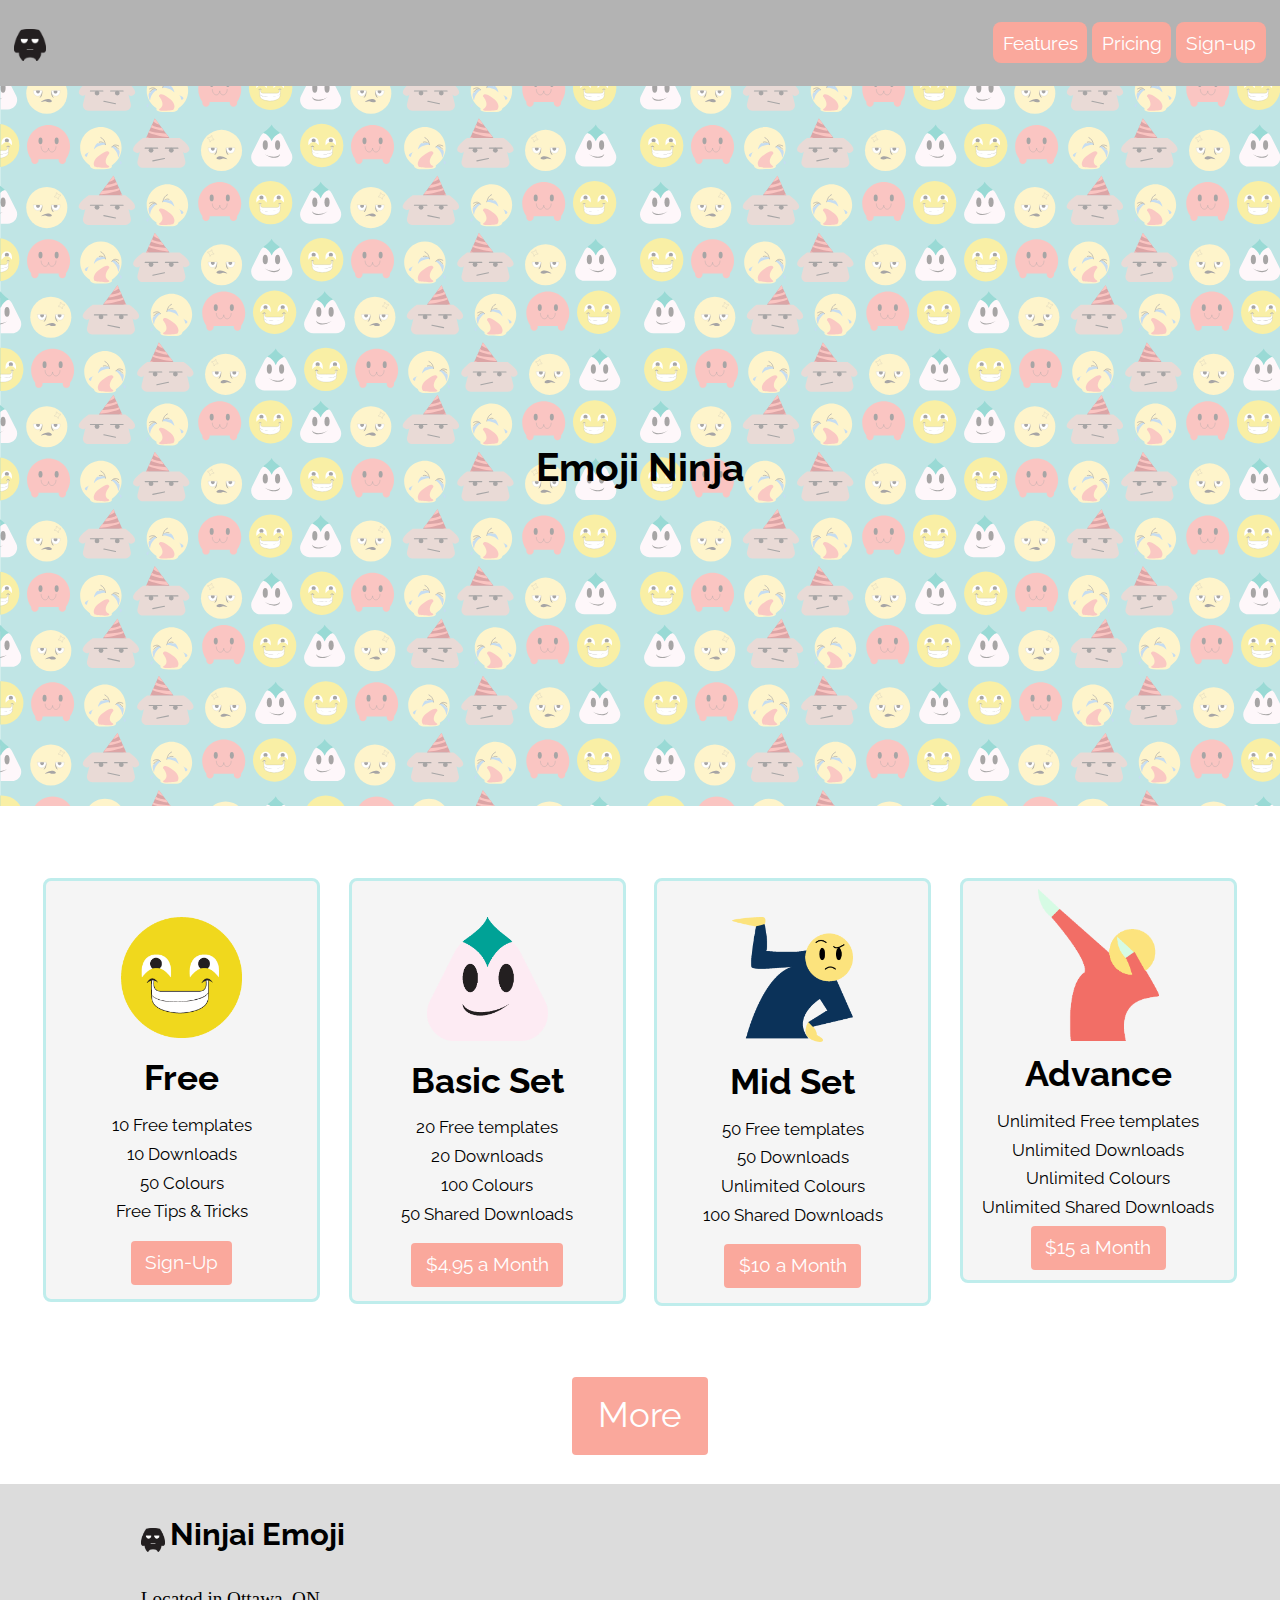
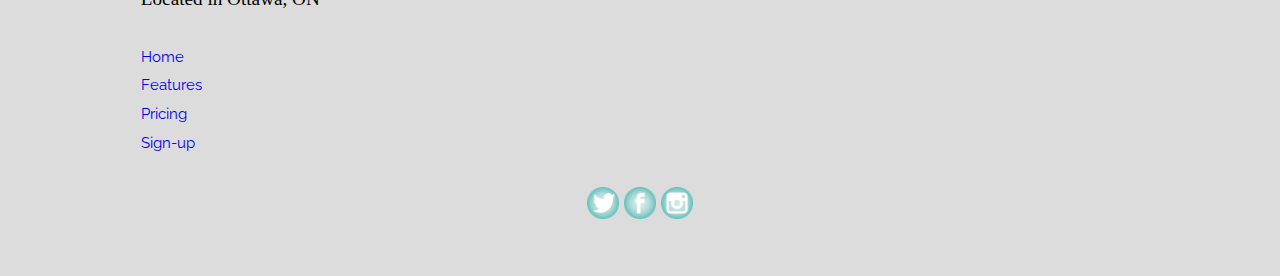
<file: pricing.html>
<!DOCTYPE html>
<html lang="en-ca">
<head>
  <meta charset="utf-8">
  <title>pricing</title>
  <meta name="viewport" content="width=device-width,initial-scale=1">
  <link href="css/modules.css" rel="stylesheet">
  <link href="css/grid.css" rel="stylesheet">
  <link href="css/type.css" rel="stylesheet">
  <link href="css/main.css" rel="stylesheet">
  <link href="https://fonts.googleapis.com/css?family=Raleway:400,700" rel="stylesheet">
</head>
<body>

  <header class="nav pin push-0 pad-t">
    <div class="grid">
      <div class="unit xs-1-2 s-1-2 m-1-2 l-1-2">
        <a href="index.html">
          <i class="gutter-1-2">
            <img class="icon i-32" src="images/logo-icon.png" alt="">
          </i>
        </a>
      </div>
      <div class="unit unit-xs-hidden unit-s-hidden m-1-2 l-1-2 gutter-1-2">
        <nav class="right">
          <ul class="list-group-inline list-group">
            <li><a class="btn btn-link" href="tour.html">Features</a></li>
            <li><a class="btn btn-link" href="pricing.html">Pricing</a></li>
            <li><a class="btn btn-link" href="sign-up.html">Sign-up</a></li>
          </ul>
        </nav>
      </div>
      <div class="unit xs-1-2 s-1-2 unit-m-hidden unit-l-hidden gutter-1-2">
        <nav class="right">
          <div class="dropdown push-1-2">
            <button class="dropbtn">Menu</button>
            <ul class="dropdown-content list-group">
              <li><a href="tour.html">Features</a></li>
              <li><a href="pricing.html">Pricing</a></li>
              <li><a href="sign-up.html">Sign-up</a></li>
            </ul>
          </div>
        </nav>
      </div>

    </div>
  </header>

  <main>

    <section class="push-1-2 pad-b-2 relative">
      <div class="embed embed-16by9">
        <img class="embed-item" src="images/background-pricing.svg" alt="">
      </div>
      <div class="absolute pin-c w-1 gutter-1-2 center-flow">
        <h1 class="push-1-2 zetta">Emoji Ninja</h1>
      </div>
    </section>

    <section class="gutter pad-b-2">
      <div class="grid">
        <div class="unit-content-distribute unit xs-1 s-1 m-1-2 l-1-4 gutter-1-2">
          <div class="card-price island-1-4 push-1-2 gutter-1-2">
            <div class="center-flow pad-t pad-b-1-4">
              <img class="img-price" src="images/icons-happy.png" alt="">
            </div>
            <div class="text-center content-fill">
              <h2 class="exa push-1-4">Free</h2>
              <ul class="milli list-group push-1-2">
                <li>10 Free templates</li>
                <li>10 Downloads</li>
                <li>50 Colours</li>
                <li>Free Tips & Tricks</li>
              </ul>
              <div class="push-1-4">
                <a class="btn text-center" href="sign-up.html">Sign-Up</a>
              </div>
            </div>
          </div>
        </div>

        <div class="unit-content-distribute unit xs-1 s-1 m-1-2 l-1-4 gutter-1-2">
          <div class="card-price island-1-4 push-1-2 gutter-1-2">
            <div class="center-flow pad-t pad-b-1-4">
              <img class="img-price" src="images/icons-werid.png" alt="">
            </div>
            <div class="text-center content-fill">
              <h2 class="exa push-1-4">Basic Set</h2>
              <ul class="milli list-group push-1-2">
                <li>20 Free templates</li>
                <li>20 Downloads</li>
                <li>100 Colours</li>
                <li>50 Shared Downloads</li>
              </ul>
              <div class="push-1-4">
                <a class="btn text-center" href="sign-up.html">$4.95 a Month</a>
              </div>
            </div>
          </div>
        </div>

        <div class="unit-content-distribute unit xs-1 s-1 m-1-2 l-1-4 gutter-1-2">
          <div class="card-price island-1-4 push-1-2 gutter-1-2">
            <div class="center-flow pad-t pad-b-1-4">
              <img class="img-price" src="images/icons-what.png" alt="">
            </div>
            <div class="text-center content-fill">
              <h2 class="exa push-1-4">Mid Set</h2>
              <ul class="milli list-group push-1-2">
                <li>50 Free templates</li>
                <li>50 Downloads</li>
                <li>Unlimited Colours</li>
                <li>100 Shared Downloads</li>
              </ul>
              <div class="push-1-4">
                <a class="btn text-center" href="sign-up.html">$10 a Month</a>
              </div>
            </div>
          </div>
        </div>

        <div class="unit-content-distribute unit xs-1 s-1 m-1-2 l-1-4 gutter-1-2">
          <div class="card-price island-1-4 push-1-2 gutter-1-2">
            <div class="center-flow">
              <img class="img-price" src="images/icons-dab.png" alt="">
            </div>
            <div class="text-center content-fill">
              <h2 class="exa push-1-4">Advance</h2>
              <ul class="milli list-group push-1-8">
                <li>Unlimited Free templates</li>
                <li>Unlimited Downloads</li>
                <li>Unlimited Colours</li>
                <li>Unlimited Shared Downloads</li>
              </ul>
              <div class="push-1-8">
                <a class="btn text-center" href="sign-up.html">$15 a Month</a>
              </div>
            </div>
          </div>
        </div>
      </div>

    </section>

    <div class="center-flow pad-b">
      <a class="btn text-center exa" href="pricing.html">More</a>
    </div>

  </main>

  <footer class="pad-t gutter-1-2 pad-b">

    <div class="wrapper">
      <i class="inline-block">
        <img class="icon i-24" src="images/logo-icon.png" alt="">
      </i>

      <h2 class="inline-block">Ninjai Emoji</h2>

      <p>Located in Ottawa, ON</p>
      <nav class="micro">
        <ul class="list-group">
          <li><a href="index.html">Home</a></li>
          <li><a href="tour.html">Features</a></li>
          <li><a href="pricing.html">Pricing</a></li>
          <li><a href="sign-up.html">Sign-up</a></li>
        </ul>
      </nav>
      <div class="center-flow push">
        <i>
          <img class="icon i-32" src="images/icons-twitter.png" alt="">
        </i>
        <i>
          <img class="icon i-32" src="images/icons-facebook.png" alt="">
        </i>
        <i>
          <img class="icon i-32" src="images/icons-instagram.png" alt="">
        </i>
      </div>
    </div>
  </footer>

</body>
</html>
</file>
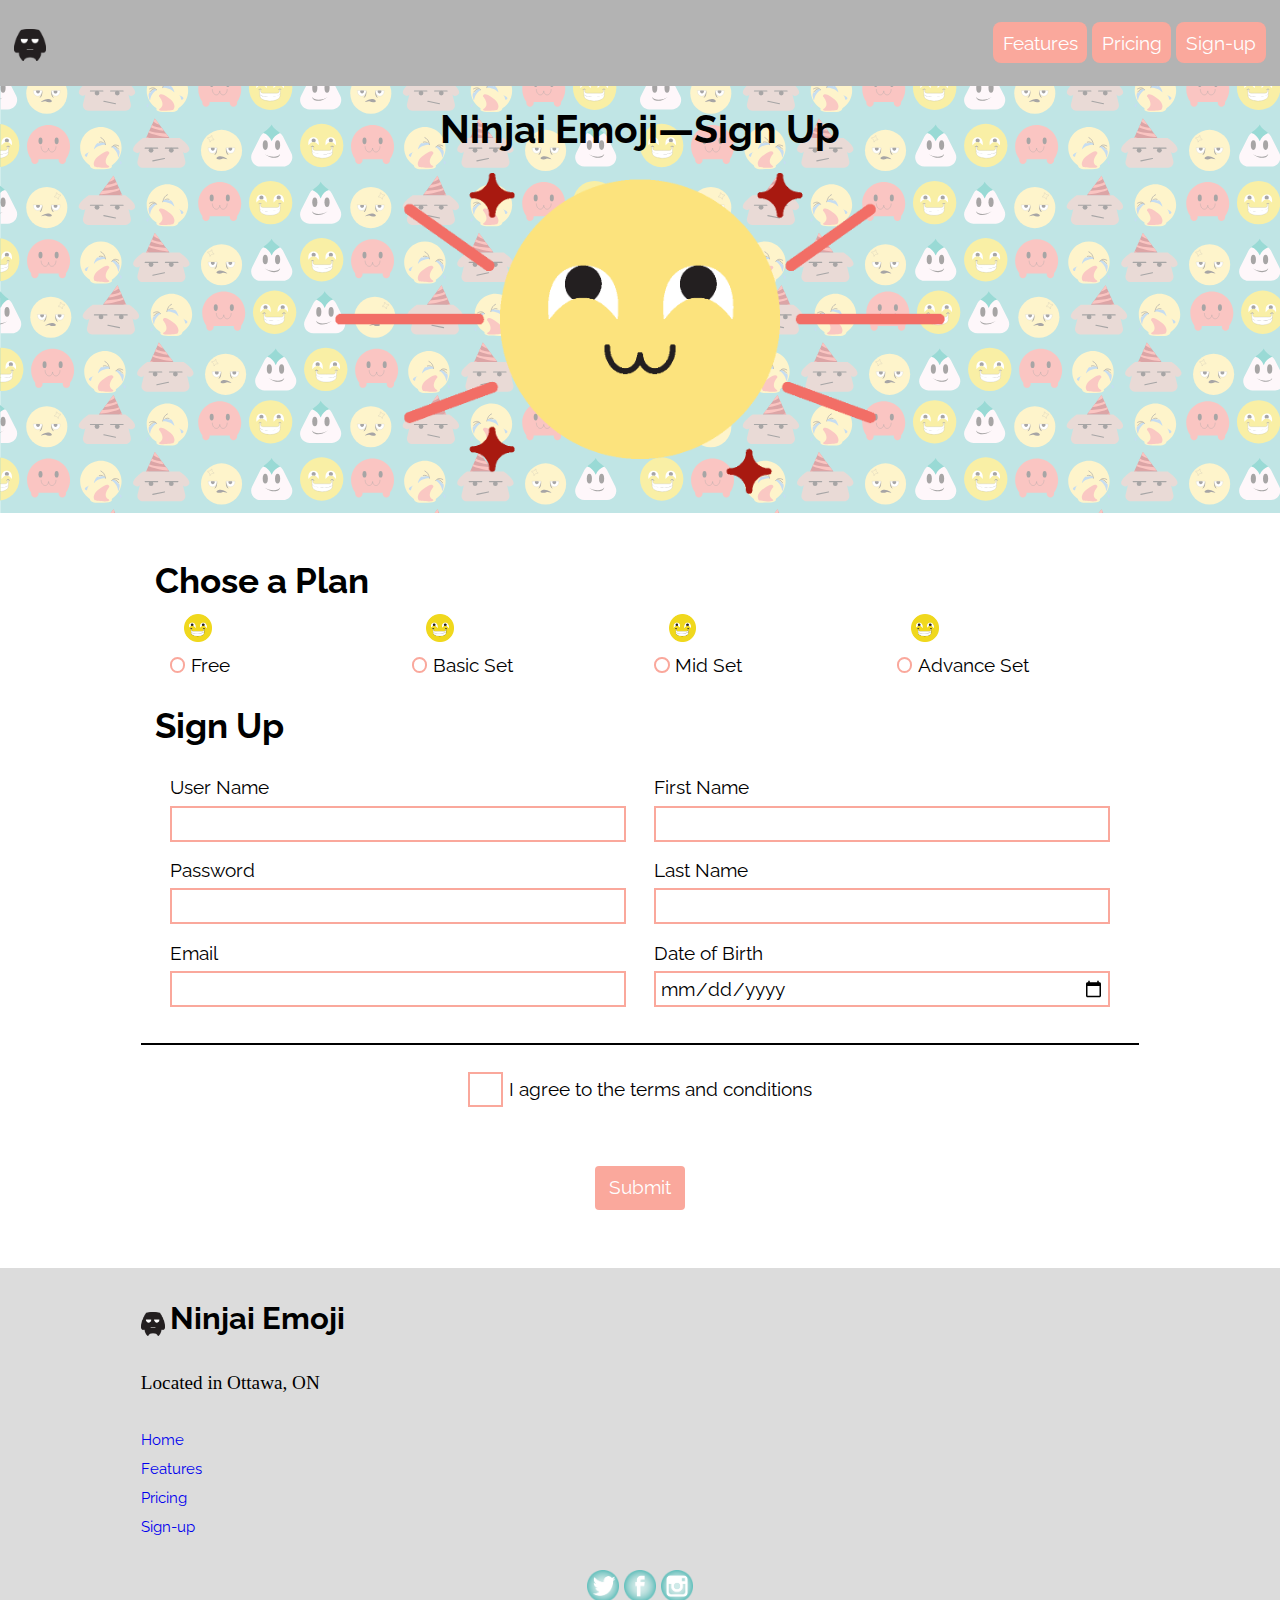
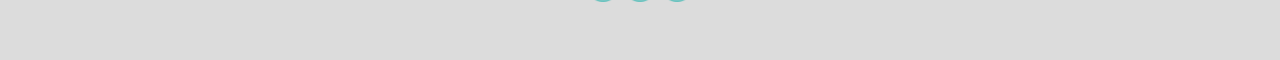
<file: sign-up.html>
<!DOCTYPE html>
<html lang="en-ca">
<head>
  <meta charset="utf-8">
  <title>sign-up</title>
  <meta name="viewport" content="width=device-width,initial-scale=1">
  <link href="css/modules.css" rel="stylesheet">
  <link href="css/grid.css" rel="stylesheet">
  <link href="css/type.css" rel="stylesheet">
  <link href="css/main.css" rel="stylesheet">
  <link href="https://fonts.googleapis.com/css?family=Raleway:400,700" rel="stylesheet">
</head>
<body>

  <header class="nav pin push-0 pad-t">
    <div class="grid">
      <div class="unit xs-1-2 s-1-2 m-1-2 l-1-2">
        <a href="index.html">
          <i class="gutter-1-2">
            <img class="icon i-32" src="images/logo-icon.png" alt="">
          </i>
        </a>
      </div>
      <div class="unit unit-xs-hidden unit-s-hidden m-1-2 l-1-2 gutter-1-2">
        <nav class="right">
          <ul class="list-group-inline list-group">
            <li><a class="btn btn-link" href="tour.html">Features</a></li>
            <li><a class="btn btn-link" href="pricing.html">Pricing</a></li>
            <li><a class="btn btn-link" href="sign-up.html">Sign-up</a></li>
          </ul>
        </nav>
      </div>
      <div class="unit xs-1-2 s-1-2 unit-m-hidden unit-l-hidden gutter-1-2">
        <nav class="right">
          <div class="dropdown push-1-2">
            <button class="dropbtn">Menu</button>
            <ul class="dropdown-content list-group">
              <li><a href="tour.html">Features</a></li>
              <li><a href="pricing.html">Pricing</a></li>
              <li><a href="sign-up.html">Sign-up</a></li>
            </ul>
          </div>
        </nav>
      </div>

    </div>
  </header>

  <main>

    <section class="push-1-2 pad-b relative">
      <div class="embed embed-3by1">
        <img class="embed-item" src="images/background-pricing.svg" alt="">
      </div>
      <div class="absolute pin-tc w-1 gutter-1-2 pad-t-1-2 center-flow">
        <div class="push-1-2">
          <h1 class="push-1-2 zetta">Ninjai Emoji—Sign Up</h1>
        </div>
        <div class="sin-img inline-block">
          <img class="img-flex" src="images/icons-price.png" alt="">
        </div>
      </div>
    </section>

    <form class="wrapper" method="POST" action="http://formspree.io/krys.a.dy20@gmail.com">
      <fieldset class="push-1-4 gutter-1-2">
        <legend class="exa">Chose a Plan</legend>

        <div class="grid">

          <div class="unit xs-1 s-1-2 m-1-2 l-1-4">
            <div class="gutter">
              <img class="img-prices" src="images/icons-happy.png" alt="">
            </div>
            <div class="gutter-1-2 push-1-4">
              <input type="radio" id="free">
              <label for="free">Free</label>
            </div>
          </div>

          <div class="unit xs-1 s-1-2 m-1-2 l-1-4">
            <div class="gutter">
              <img class="img-prices" src="images/icons-happy.png" alt="">
            </div>
            <div class="gutter-1-2 push-1-4">
              <input type="radio" id="basic">
              <label for="basic">Basic Set</label>
            </div>
          </div>

          <div class="unit xs-1 s-1-2 m-1-2 l-1-4">
            <div class="gutter">
              <img class="img-prices" src="images/icons-happy.png" alt="">
            </div>
            <div class="gutter-1-2 push-1-4">
              <input type="radio" id="mid">
              <label for="mid">Mid Set</label>
            </div>
          </div>

          <div class="unit xs-1 s-1-2 m-1-2 l-1-4">
            <div class="gutter">
              <img class="img-prices" src="images/icons-happy.png" alt="">
            </div>
            <div class="gutter-1-2 push-1-4">
              <input type="radio" id="advance">
              <label for="advance">Advance Set</label>
            </div>
          </div>

        </div>

      </fieldset>

      <fieldset class="gutter-1-2">
        <legend class="exa">Sign Up</legend>

        <div class="grid">
          <div class="unit xs-1 s-1 m-1-2 l-1-2">
            <div class="gutter-1-2 pad-t-1-2">
              <label class="pad-b-1-8" for="username">User Name</label>
              <input id="username" name="name">
            </div>

            <div class="gutter-1-2 pad-t-1-2">
              <label class="pad-b-1-8" for="password">Password</label>
              <input id="password" name="name">
            </div>

            <div class="gutter-1-2 pad-t-1-2">
              <label class="pad-b-1-8" for="email">Email</label>
              <input id="email" type="email">
            </div>
          </div>

          <div class="unit xs-1 s-1 m-1-2 l-1-2">
            <div class="gutter-1-2 pad-t-1-2">
              <label class="pad-b-1-8" for="name">First Name</label>
              <input id="name" name="name">
            </div>

            <div class="gutter-1-2 pad-t-1-2">
              <label class="pad-b-1-8" for="last-name">Last Name</label>
              <input id="last-name" name="name">
            </div>

            <div class="gutter-1-2 pad-t-1-2">
              <label class="pad-b-1-8" for="date">Date of Birth</label>
              <input type="date" id="date">
            </div>
          </div>
        </div>

      </fieldset>
      <hr>

      <div class="gutter-1-2 push-2 center-flow">
        <input type="checkbox" id="agree">
        <label for="agree">I agree to the terms and conditions</label>
      </div>

      <div class="btn2 gutter-1-2 push-2 center-flow">
        <button class="btn text-center" type="submit">Submit</button>
      </div>

    </form>
  </main>

  <footer class="pad-t gutter-1-2 pad-b">

    <div class="wrapper">
      <i class="inline-block">
        <img class="icon i-24" src="images/logo-icon.png" alt="">
      </i>

      <h2 class="inline-block">Ninjai Emoji</h2>

      <p>Located in Ottawa, ON</p>
      <nav class="micro">
        <ul class="list-group">
          <li><a href="index.html">Home</a></li>
          <li><a href="tour.html">Features</a></li>
          <li><a href="pricing.html">Pricing</a></li>
          <li><a href="sign-up.html">Sign-up</a></li>
        </ul>
      </nav>
      <div class="center-flow push">
        <i>
          <img class="icon i-32" src="images/icons-twitter.png" alt="">
        </i>
        <i>
          <img class="icon i-32" src="images/icons-facebook.png" alt="">
        </i>
        <i>
          <img class="icon i-32" src="images/icons-instagram.png" alt="">
        </i>
      </div>
    </div>
  </footer>

</body>
</html>
</file>
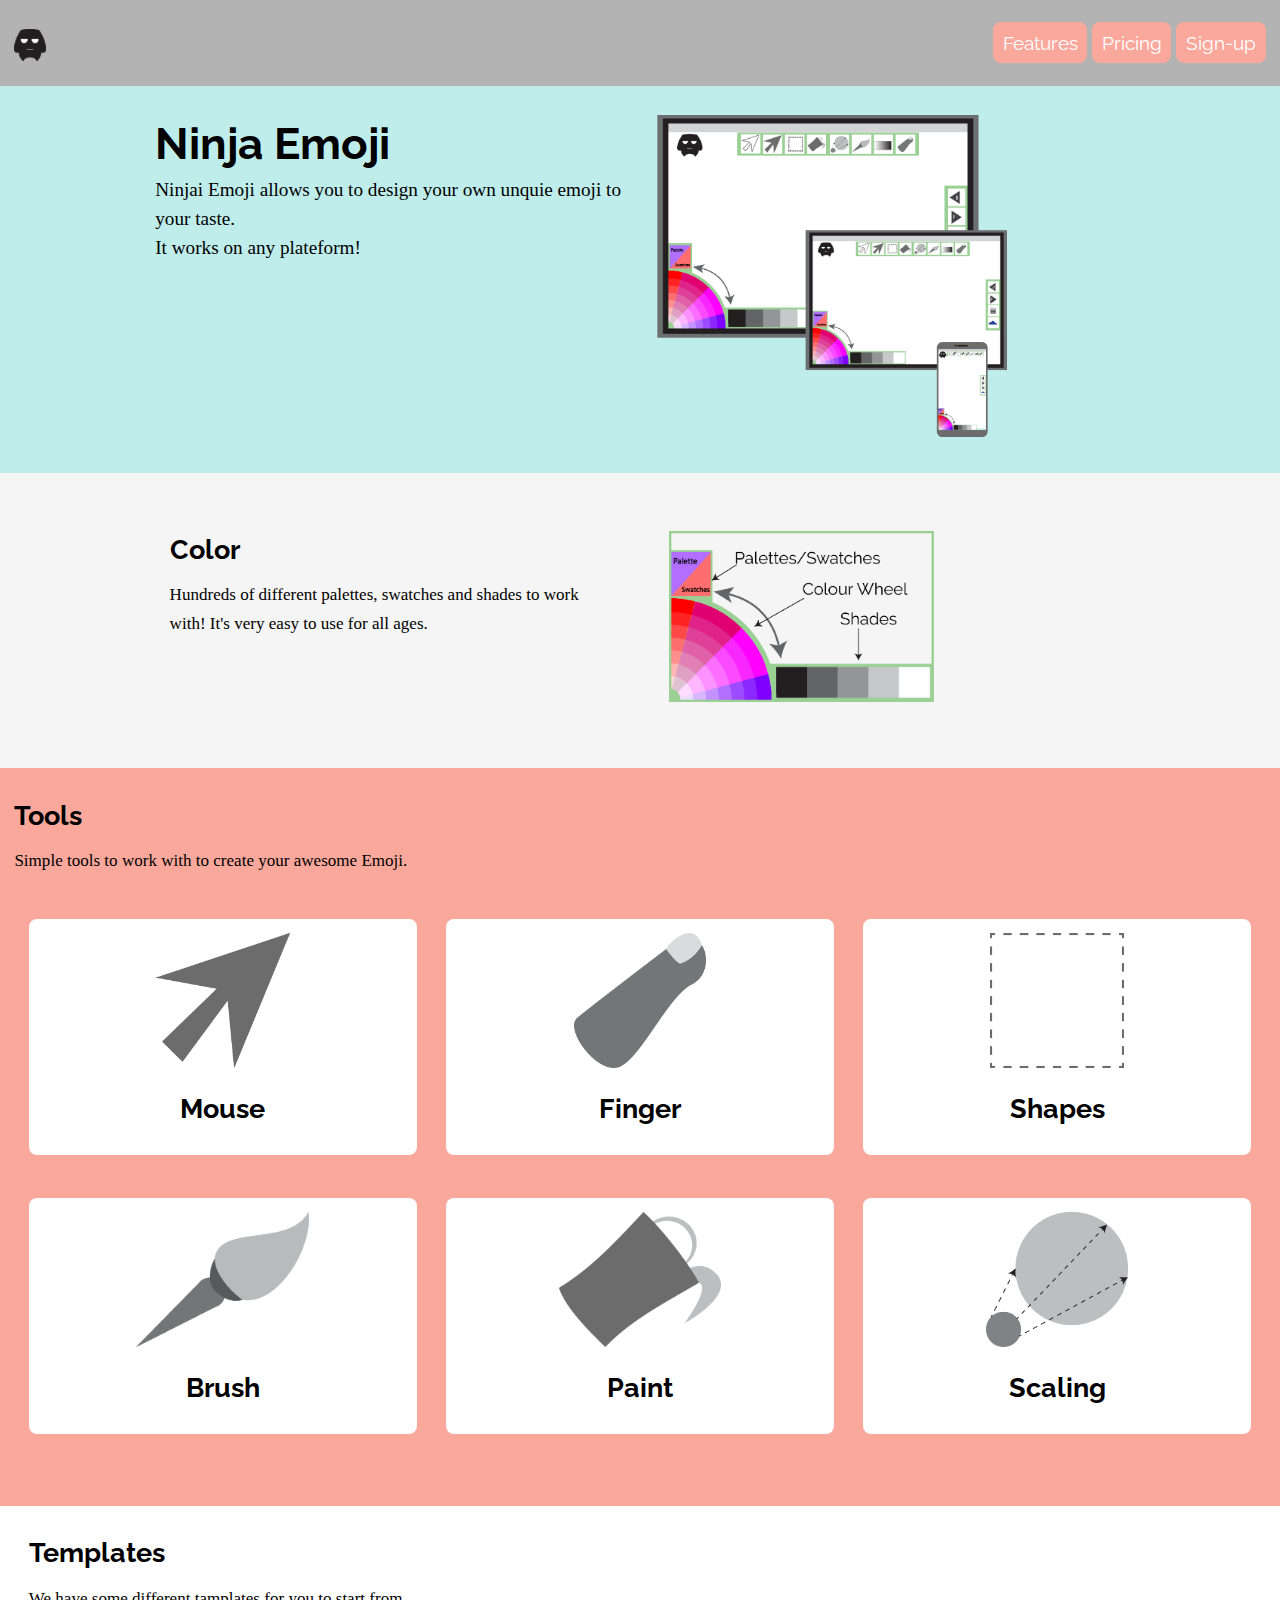
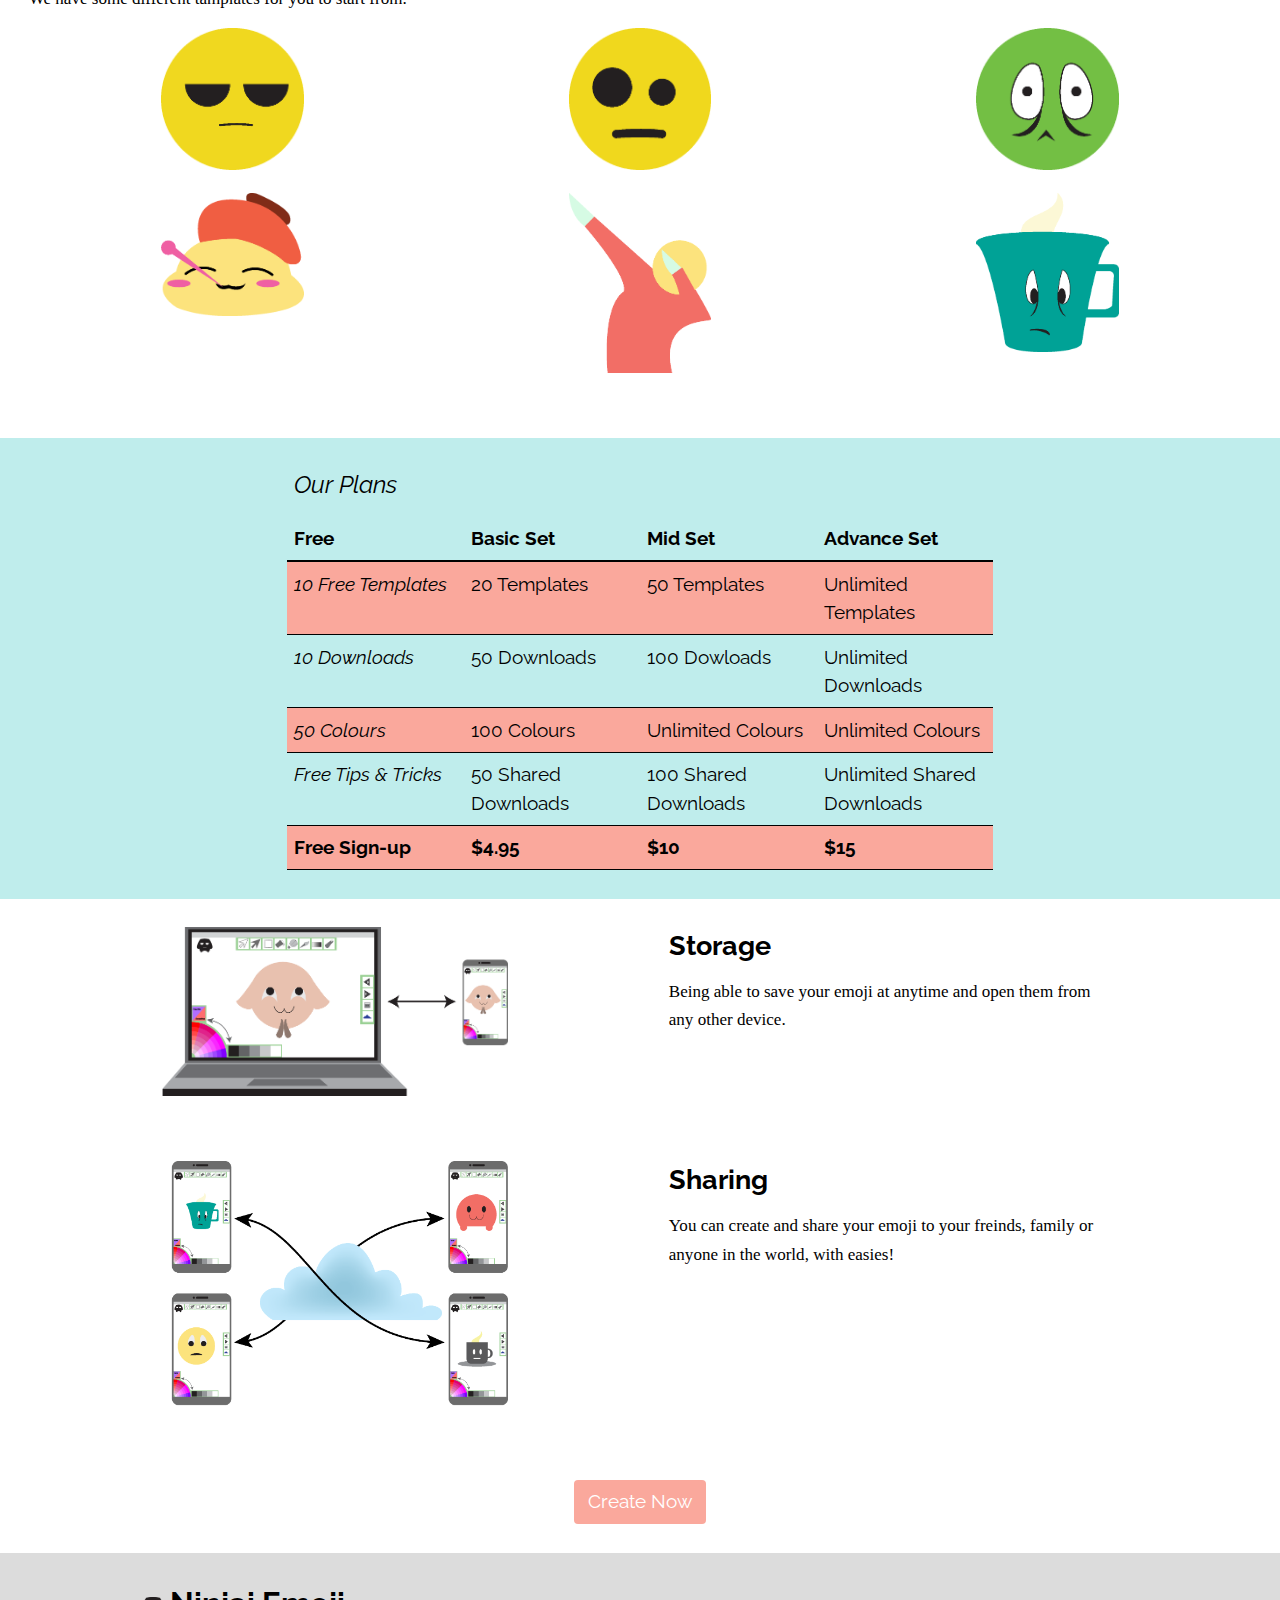
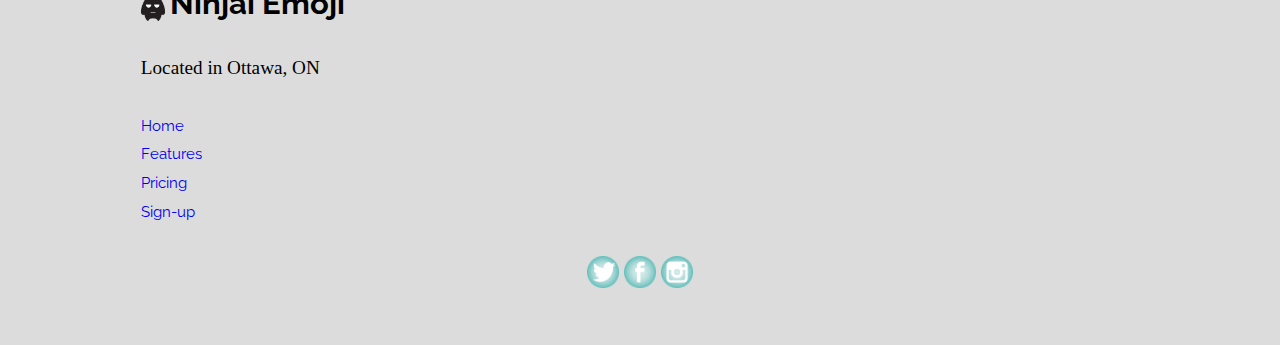
<file: tour.html>
<!DOCTYPE html>
<html lang="en-ca">
<head>
  <meta charset="utf-8">
  <title>features</title>
  <meta name="viewport" content="width=device-width,initial-scale=1">
  <link href="css/modules.css" rel="stylesheet">
  <link href="css/grid.css" rel="stylesheet">
  <link href="css/type.css" rel="stylesheet">
  <link href="css/main.css" rel="stylesheet">
  <link href="https://fonts.googleapis.com/css?family=Raleway:400,700" rel="stylesheet">
</head>
<body>

  <header class="nav pin push-0 pad-t">
    <div class="grid">
      <div class="unit xs-1-2 s-1-2 m-1-2 l-1-2">
        <a href="index.html">
          <i class="gutter-1-2">
            <img class="icon i-32" src="images/logo-icon.png" alt="">
          </i>
        </a>
      </div>
      <div class="unit unit-xs-hidden unit-s-hidden m-1-2 l-1-2 gutter-1-2">
        <nav class="right">
          <ul class="list-group-inline list-group">
            <li><a class="btn btn-link" href="tour.html">Features</a></li>
            <li><a class="btn btn-link" href="pricing.html">Pricing</a></li>
            <li><a class="btn btn-link" href="sign-up.html">Sign-up</a></li>
          </ul>
        </nav>
      </div>
      <div class="unit xs-1-2 s-1-2 unit-m-hidden unit-l-hidden gutter-1-2">
        <nav class="right">
          <div class="dropdown push-1-2">
            <button class="dropbtn">Menu</button>
            <ul class="dropdown-content list-group">
              <li><a href="tour.html">Features</a></li>
              <li><a href="pricing.html">Pricing</a></li>
              <li><a href="sign-up.html">Sign-up</a></li>
            </ul>
          </div>
        </nav>
      </div>

    </div>
  </header>

  <main>

    <section class="ban-nin pad-t pad-b">
      <div class="grid wrapper">
        <div class="unit xs-1 s-1 m-1-2 l-1-2 ban-text gutter-1-2 push-1-2">
          <h1 class="push-1-8 yotta">Ninja Emoji</h1>
          <p class="push-0">Ninjai Emoji allows you to design your own unquie emoji to your taste.</p>
          <p class="push-0">It works on any plateform!</p>
        </div>
        <div class="unit xs-1 s-1 m-1-2 l-1-2 gutter-1-2">
          <img class="img-flex" src="images/icons-mulit.png" alt="">
        </div>
      </div>
    </section>

    <section class="pad-t pad-b color-thing">
      <div class="grid wrapper">
        <div class="unit xs-1 s-1 m-1-2 l-1-2 gutter pad-t">
          <h2 class="push-1-2 tera">Color</h2>
          <p class="milli">Hundreds of different palettes, swatches and shades to work with! It's very easy to use for all ages.</p>
        </div>
        <div class="unit xs-1 s-1 m-1-2 l-1-2 island">
          <img class="img-color" src="images/icons-colour.png" alt="">
        </div>
      </div>
    </section>

    <section class="tools pad-b pad-t">
      <div class="gutter-1-2">
        <h2 class="push-1-2 tera">Tools</h2>
        <p class="milli">Simple tools to work with to create your awesome Emoji.</p>
      </div>
      <div class="gutter-1-2">
        <ul class="grid pad-t-0 push-1-2 list-group">
          <li class="unit unit-content-distribute xs-1 s-1 m-1-2 l-1-3 island-1-2 push-1-2 center-flow">
            <div class="card island-1-2">
              <div class="center-flow push-1-2">
                <img class="img-tools" src="images/icons-mouse.png" alt="">
              </div>
              <h3 class="push-1-2 center-text">Mouse</h3>
            </div>
          </li>
          <li class="unit unit-content-distribute xs-1 s-1 m-1-2 l-1-3 island-1-2 push-1-2 center-flow">
            <div class="card island-1-2">
              <div class="center-flow push-1-2">
                <img class="img-tools" src="images/icons-finger.png" alt="">
              </div>
              <h3 class="push-1-2 center-text">Finger</h3>
            </div>
          </li>
          <li class="unit unit-content-distribute xs-1 s-1 m-1-2 l-1-3 island-1-2 push-1-2 center-flow">
            <div class="card island-1-2">
              <div class="center-flow push-1-2">
                <img class="img-tools" src="images/icons-shapes.png" alt="">
              </div>
              <h3 class="push-1-2 center-text">Shapes</h3>
            </div>
          </li>
          <li class="unit unit-content-distribute xs-1 s-1 m-1-2 l-1-3 island-1-2 push-1-2 center-flow">
            <div class="card island-1-2">
              <div class="center-flow push-1-2">
                <img class="img-tools" src="images/icons-brush.png" alt="">
              </div>
              <h3 class="push-1-2 center-text">Brush</h3>
            </div>
          </li>
          <li class="unit unit-content-distribute xs-1 s-1 m-1-2 l-1-3 island-1-2 push-1-2 center-flow">
            <div class="card island-1-2">
              <div class="center-flow push-1-2">
                <img class="img-tools" src="images/icons-paint.png" alt="">
              </div>
              <h3 class="push-1-2 center-text">Paint</h3>
            </div>
          </li>
          <li class="unit unit-content-distribute xs-1 s-1 m-1-2 l-1-3 island-1-2 push-1-2 center-flow">
            <div class="card island-1-2">
              <div class="center-flow push-1-2">
                <img class="img-tools" src="images/icons-scaling.png" alt="">
              </div>
              <h3 class="push-1-2 center-text">Scaling</h3>
            </div>
          </li>
        </ul>
      </div>

    </section>

    <section class="pad-t pad-b push-1-2">
      <div class="gutter push-1-2">
        <h2 class="push-1-2 tera">Templates</h2>
        <p class="milli push-1-2">We have some different tamplates for you to start from.</p>
      </div>
      <div class="grid gutter center-flow">
        <div class="unit xs-1-2 s-1-2 m-1-3 l-1-3 push-1-2">
          <img class="img-icons" src="images/icons-cool.png" alt="">
        </div>
        <div class="unit xs-1-2 s-1-2 m-1-3 l-1-3 push-1-2">
          <img class="img-icons" src="images/icons-dead.png" alt="">
        </div>
        <div class="unit xs-1-2 s-1-2 m-1-3 l-1-3 push-1-2">
          <img class="img-icons" src="images/icons-sick.png" alt="">
        </div>
        <div class="unit xs-1-2 s-1-2 m-1-3 l-1-3 push-1-2">
          <img class="img-icons" src="images/icons-sicky.png" alt="">
        </div>
        <div class="unit xs-1-2 s-1-2 m-1-3 l-1-3 push-1-2">
          <img class="img-icons" src="images/icons-dab.png" alt="">
        </div>
        <div class="unit xs-1-2 s-1-2 m-1-3 l-1-3 push-1-2">
          <img class="img-icons" src="images/icons-cup.png" alt="">
        </div>
      </div>

    </section>

    <section class="our-plan gutter pad-t pad-b">
      <div class="max-length table-wrapper scrollable">
        <table class="push-0">
          <caption class="push-1-2 giga">Our Plans</caption>
          <thead>
            <tr>
              <th class="free" scope="col">Free</th>
              <th class="basic" scope="col">Basic Set</th>
              <th class="mid" scope="col">Mid Set</th>
              <th class="advance" scope="col">Advance Set</th>
            </tr>
          </thead>

          <tbody>
            <tr>
              <th scope="row">10 Free Templates</th>
              <td>20 Templates</td>
              <td>50 Templates</td>
              <td>Unlimited Templates</td>
            </tr>
            <tr>
              <th scope="row">10 Downloads</th>
              <td>50 Downloads</td>
              <td>100 Dowloads</td>
              <td>Unlimited Downloads</td>
            </tr>
            <tr>
              <th scope="row">50 Colours</th>
              <td>100 Colours</td>
              <td>Unlimited Colours</td>
              <td>Unlimited Colours</td>
            </tr>
            <tr>
              <th scope="row">Free Tips & Tricks</th>
              <td>50 Shared Downloads</td>
              <td>100 Shared Downloads</td>
              <td>Unlimited Shared Downloads</td>
            </tr>
          </tbody>
          <tfoot>
            <tr>
              <th scope="row">Free Sign-up</th>
              <td>$4.95</td>
              <td>$10</td>
              <td>$15</td>
            </tr>
          </tfoot>
        </table>
      </div>
    </section>

    <section class="pad-t pad-b wrapper">
      <div class="grid">
        <div class="unit xs-1 s-1 m-1-2 l-1-2 gutter-1-2">
          <img class="img-flex" src="images/icons-storage.png" alt="">
        </div>
        <div class="unit xs-1 s-1 m-1-2 l-1-2 gutter-1-2">
          <h2 class="gutter-1-2 push-1-2 tera">Storage</h2>
          <p class="gutter-1-2 push-1-2 milli">Being able to save your emoji at anytime and open them from any other device.</p>
        </div>
      </div>
    </section>

    <section class="pad-t pad-b wrapper">
      <div class="grid">
        <div class="unit xs-1 s-1 m-1-2 l-1-2 gutter-1-2">
          <img class="img-flex" src="images/icons-sharing.png" alt="">
        </div>
        <div class="unit xs-1 s-1 m-1-2 l-1-2 gutter-1-2">
          <h2 class="gutter-1-2 push-1-2 tera">Sharing</h2>
          <p class="gutter-1-2 push-1-2 milli">You can create and share your emoji to your freinds, family or anyone in the world, with easies!</p>
        </div>
      </div>
    </section>

    <section class="pad-t pad-b center-flow">
      <div>
        <a class="btn text-center" href="pricing.html">Create Now</a>
      </div>
    </section>

  </main>

  <footer class="pad-t gutter-1-2 pad-b">

    <div class="wrapper">
      <i class="inline-block">
        <img class="icon i-24" src="images/logo-icon.png" alt="">
      </i>

      <h2 class="inline-block">Ninjai Emoji</h2>

      <p>Located in Ottawa, ON</p>
      <nav class="micro">
        <ul class="list-group">
          <li><a href="index.html">Home</a></li>
          <li><a href="tour.html">Features</a></li>
          <li><a href="pricing.html">Pricing</a></li>
          <li><a href="sign-up.html">Sign-up</a></li>
        </ul>
      </nav>
      <div class="center-flow push">
        <i>
          <img class="icon i-32" src="images/icons-twitter.png" alt="">
        </i>
        <i>
          <img class="icon i-32" src="images/icons-facebook.png" alt="">
        </i>
        <i>
          <img class="icon i-32" src="images/icons-instagram.png" alt="">
        </i>
      </div>
    </div>
  </footer>

</body>
</html>
</file>
<file: css/modules.css>
/*
 * Modulifier || Code released under the UNLICENSE
 * Code under other copyrights & licenses listed below.
 * https://modulifier.web-dev.tools/#responsive;images;list-group;embed;media-object;icons;hidden;positioning;nice-lists;forms;buttons;accessibility;print
 */

@-moz-viewport { width: device-width; scale: 1; }
@-ms-viewport { width: device-width; scale: 1; }
@-o-viewport { width: device-width; scale: 1; }
@-webkit-viewport { width: device-width; scale: 1; }
@viewport { width: device-width; scale: 1; }

html {
  box-sizing: border-box;
  -moz-text-size-adjust: 100%;
  -ms-text-size-adjust: 100%;
  -webkit-text-size-adjust: 100%;
  text-size-adjust: 100%;
}

*, *::before, *::after {
  box-sizing: inherit;
}

body {
  margin: 0;
}

article,
aside,
details,
figcaption,
figure,
footer,
header,
main,
menu,
nav,
section,
summary {
  display: block;
}

audio,
canvas,
progress,
video {
  display: inline-block;
  vertical-align: baseline;
}

template {
  display: none;
}

details {
  cursor: pointer;
}

audio:not([controls]) {
  display: none;
  height: 0;
}

a,
area,
button,
input,
label,
select,
textarea,
[tabindex] {
  -ms-touch-action: manipulation;
  touch-action: manipulation;
}

img {
  border: 0;
}

.img-flex {
  display: block;
  width: 100%;
}

svg {
  fill: currentColor;
}

svg:not(:root) {
  overflow: hidden;
}

svg.img-flex {
  width: 100%;
  height: 100%;
}

.image-replacement, .ir {
  overflow: hidden;
  direction: ltr;
  text-align: left;
  text-indent: 100%;
  white-space: nowrap;
}

.list-group, .list-group-inline, .list-group--inline {
  padding-left: 0;
  list-style-type: none;
}

.list-group > dd {
  margin-left: 0;
}

.list-group-inline::before,
.list-group-inline::after,
.list-group--inline::before,
.list-group--inline::after {
  content: "";
  display: table;
}

.list-group-inline::after,
.list-group--inline::after {
  clear: both;
}

.list-group-inline > li,
.list-group--inline > li {
  display: inline-block;
}

.list-group-inline > dt,
.list-group--inline > dt {
  clear: left;
  float: left;
  width: 11em;
}

.list-group-inline > dd,
.list-group--inline > dd {
  float: left;
  min-width: 12em;
}

.embed {
  margin-left: 0;
  margin-right: 0;
  overflow: hidden;
  position: relative;
  width: 100%;
}

.embed-1by1, .embed--1by1 {
  padding-top: 100%; /* Square */
}

.embed-4by3, .embed--4by3 {
  padding-top: 75%; /* Traditional TV/computer screens */
}

.embed-iso216, .embed--iso216 {
  padding-top: 70.92%; /* A-standard paper sizes */
}

.embed-3by2, .embed--3by2 {
  padding-top: 66.6%; /* Classic 35 mm film & most digital photos, landscape */
}

.embed-2by3, .embed--2by3 {
  padding-top: 150%; /* Classic 35 mm film & most digital photos, portrait */
}

.embed-golden, .embed--golden {
  padding-top: 61.8%; /* The Golden Ratio */
}

.embed-16by9, .embed--16by9 {
  padding-top: 56.25%; /* HD TV */
}

.embed-185by100, .embed--185by100 {
  padding-top: 54.05%; /* Common widescreen cinema */
}

.embed-24by10, .embed--24by10 {
  padding-top: 41.667%; /* Widescreen cinema: 2.4:1 */
}

.embed-3by1, .embed--3by1 {
  padding-top: 33.3333%; /* Panorama photos */
}

.embed-4by1, .embed--4by1 {
  padding-top: 25%; /* Polyvision */
}

.embed-5by1, .embed--5by1 {
  padding-top: 20%; /* Really wide... */
}

.embed-item, .embed__item {
  min-height: 100%;
  left: 0;
  position: absolute;
  top: 0;
  width: 100%;
}

.media {
  overflow: hidden;
}

.media-img, .media__img {
  float: left;
}

.media-img-reversed, .media__img--reversed {
  float: right;
}

.media-img-stacked, .media__img--stacked {
  float: none;
}

.media-body, .media__body {
  overflow: hidden;
  min-width: 12em; /* Slightly less than 200px, responsiveness built in */
}

.icon {
  display: inline-block;
  position: relative;
  background: transparent none no-repeat center center;
  background-size: contain;
  vertical-align: middle;
}

.i-16, .i--16 {
  height: 16px;
  width: 16px;
}

.i-18, .i--18 {
  height: 18px;
  width: 18px;
}

.i-24, .i--24 {
  height: 24px;
  width: 24px;
}

.i-32, .i--32 {
  height: 32px;
  width: 32px;
}

.i-48, .i--48 {
  height: 48px;
  width: 48px;
}

.i-64, .i--64 {
  height: 64px;
  width: 64px;
}

.i-96, .i--96 {
  height: 96px;
  width: 96px;
}

.i-128, .i--128 {
  height: 128px;
  width: 128px;
}

.i-192, .i--192 {
  height: 192px;
  width: 192px;
}

.i-256, .i--256 {
  height: 256px;
  width: 256px;
}

.icon img,
.icon svg {
  left: 0;
  height: 100%;
  position: absolute;
  top: 0;
  width: 100%;
  fill: currentColor;
}

.icon-label {
  vertical-align: middle;
}

.icon-link,
.icon-link:focus,
.icon-link:hover {
  text-decoration: none;
}

[hidden], .hidden {
  /* stylelint-disable declaration-no-important */
  display: none !important;
  visibility: hidden !important;
  /* stylelint-enable */
}

.visually-hidden {
  height: 1px;
  margin: -1px;
  overflow: hidden;
  padding: 0;
  position: absolute;
  width: 1px;
  border: 0;
  clip: rect(0 0 0 0);
}

.visually-hidden.focusable:active, .visually-hidden.focusable:focus {
  height: auto;
  margin: 0;
  overflow: visible;
  position: static;
  width: auto;
  clip: auto;
}

.invisible {
  visibility: hidden;
}

.chop,
.crop {
  overflow: hidden;
}

.truncate {
  max-width: 100%;
  overflow: hidden;
  width: 100%;
  text-overflow: ellipsis;
  white-space: nowrap;
}

.scrollable {
  max-width: 100%;
  overflow-x: auto;
  overflow-y: hidden;
  -webkit-overflow-scrolling: touch;
}

.clearfix::after {
  content: " ";
  display: block;
  clear: both;
}

.left {
  float: left;
}

.right {
  float: right;
}

.center-text,
.center-flow {
  text-align: center;
}

.center-block {
  margin-left: auto;
  margin-right: auto;
}

.no-auto-margins,
.not-centered {
  margin-left: 0;
  margin-right: 0;
}

.center-content,
.center-content-vertical,
.center-contents,
.center-contents-vertical {
  display: -webkit-flex;
  display: -ms-flexbox;
  display: flex;
  -webkit-justify-content: center;
  -ms-flex-pack: center;
  justify-content: center;
  -webkit-align-items: center;
  -ms-flex-align: center;
  align-items: center;
  -webkit-align-content: center;
  -ms-flex-line-pack: center;
  align-content: center;
  -webkit-flex-direction: column wrap;
  -ms-flex-direction: column wrap;
  flex-flow: column wrap;
}

.center-content-horizontal,
.center-contents-horizontal {
  display: -webkit-flex;
  display: -ms-flexbox;
  display: flex;
  -webkit-justify-content: center;
  -ms-flex-pack: center;
  justify-content: center;
  -webkit-align-items: center;
  -ms-flex-align: center;
  align-items: center;
  -webkit-align-content: center;
  -ms-flex-line-pack: center;
  align-content: center;
  -webkit-flex-direction: row wrap;
  -ms-flex-direction: row wrap;
  flex-flow: row wrap;
}

.inline {
  display: inline;
}

.block {
  display: block;
}

.inline-block, .ib {
  display: inline-block;
}

.valign-top {
  vertical-align: top;
}

.valign-bottom {
  vertical-align: bottom;
}

.valign-middle {
  vertical-align: middle;
}

.fixed {
  position: fixed;
}

.relative {
  position: relative;
}

[class*="pin-"],
.absolute {
  position: absolute;
}

.static {
  position: static;
}

.zindex-1 {
  z-index: 1;
}

.zindex-2 {
  z-index: 2;
}

.zindex-3 {
  z-index: 3;
}

.zindex-1000 {
  z-index: 1000;
}

.pin-top-left,
.pin-left-top,
.pin-tl,
.pin-lt {
  top: 0;
  left: 0;
}

.pin-top-right,
.pin-right-top,
.pin-tr,
.pin-rt {
  top: 0;
  right: 0;
}

.pin-bottom-left,
.pin-left-bottom,
.pin-bl,
.pin-lb {
  bottom: 0;
  left: 0;
}

.pin-bottom-right,
.pin-right-bottom,
.pin-br,
.pin-rb {
  bottom: 0;
  right: 0;
}

.pin-top-center,
.pin-center-top,
.pin-tc,
.pin-ct {
  left: 50%;
  top: 0;
  transform: translateX(-50%);
}

.pin-bottom-center,
.pin-center-bottom,
.pin-bc,
.pin-cb {
  bottom: 0;
  left: 50%;
  transform: translateX(-50%);
}

.pin-center-left,
.pin-left-center,
.pin-cl,
.pin-lc {
  left: 0;
  top: 50%;
  transform: translateY(-50%);
}

.pin-center-right,
.pin-right-center,
.pin-cr,
.pin-rc {
  right: 0;
  top: 50%;
  transform: translateY(-50%);
}

.pin-center, .pin-c {
  left: 50%;
  top: 50%;
  transform: translate(-50%, -50%);
}

.width-quarter, .w-1-4 {
  width: 25%;
}

.width-half, .w-1-2 {
  width: 50%;
}

.width-full, .w-1 {
  width: 100%;
}

.height-quarter, .h-1-4 {
  height: 25%;
}

.height-half, .h-1-2 {
  height: 50%;
}

.height-full, .h-1 {
  height: 100%;
}

ul {
  list-style-type: none;
}

ul > li::before {
  content: "·";
  float: left;
  margin-left: -1.6em;
  width: 1.3em;
  text-align: right;
}

ol {
  counter-reset: ol-simple-numbers;
  list-style-type: none;
}

ol > li::before {
  float: left;
  margin-left: -1.6em;
  width: 1.3em;
  counter-increment: ol-simple-numbers;
  content: counter(ol-simple-numbers);
  text-align: right;
}

.list-group > li::before,
.list-group-inline > li::before,
.list-group--inline > li::before {
  content: none;
}

/* stylelint-disable no-descending-specificity */

/*
 * (c) Nicolas Gallagher and Jonathan Neal of Normalize.css || MIT License
 *     https://necolas.github.io/normalize.css/
 */

button,
input,
optgroup,
select,
textarea {
  color: inherit;
  font: inherit;
  margin: 0;
}

button,
input {
  overflow: visible;
}

button,
select {
  text-transform: none;
}

button,
html [type="button"],
[type="reset"],
[type="submit"] {
  -webkit-appearance: button;
  cursor: pointer;
}

button[disabled],
html input[disabled] {
  cursor: default;
}

button::-moz-focus-inner,
input::-moz-focus-inner {
  border: 0;
  padding: 0;
}

[type="checkbox"],
[type="radio"] {
  opacity: 0;
  position: absolute;
  height: 1px;
  width: 1px;
}

[type="number"]::-webkit-inner-spin-button,
[type="number"]::-webkit-outer-spin-button {
  height: auto;
}

[type="search"]::-webkit-search-cancel-button,
[type="search"]::-webkit-search-decoration {
  -webkit-appearance: none;
}

fieldset {
  padding-left: 0;
  padding-right: 0;

  border: 0;
  border-top: 2px solid #666;
}

legend {
  color: inherit;
  display: table;
  max-width: 100%;
  padding: 0 .3em 0 0;
  white-space: normal;

  border: 0;

  font-weight: bold;
}

optgroup {
  font-weight: bold;
}

::-webkit-input-placeholder {
  color: inherit;
  opacity: .54;
}

::-webkit-file-upload-button {
  -webkit-appearance: button;
  font: inherit;
}

/* End Normalize.css code */

label,
.label-block {
  display: block;
  cursor: pointer;
}

[type="checkbox"] + label,
[type="radio"] + label,
.label-inline {
  display: inline-block;
}

input:not([type]),
[type="text"],
[type="number"],
[type="search"],
[type="url"],
[type="email"],
[type="password"],
[type="tel"],
[type="datetime-local"],
[type="month"],
[type="week"],
[type="date"],
[type="time"],
[type="range"],
select,
textarea {
  -moz-appearance: none;
  -webkit-appearance: none;
  appearance: none;
}

input,
textarea {
  display: block;
  width: 100%;

  background-color: #fff;
  border: 2px solid #666;
  border-radius: 0;

  vertical-align: middle;
}

label {
  vertical-align: middle;
}

textarea {
  max-width: 100%;
  min-height: 4em;
  overflow: auto;
}

[type="color"] {
  display: inline-block;
  width: 2em;
}

select {
  display: block;
  width: 100%;

  background-image: url("data:image/svg+xml,%3Csvg xmlns='http://www.w3.org/2000/svg' width='256' height='256' viewBox='0 0 256 256'%3E%3Cpath fill='none' stroke='%23000' stroke-miterlimit='10' stroke-width='70' d='M36.3 82.1l91.9 91.8 91.5-91.8'/%3E%3C/svg%3E");
  background-repeat: no-repeat;
  background-position: calc(100% - .4em) center;
  background-size: 18px auto;
  background-color: #fff;
  border: 2px solid #666;
  border-radius: 0;
}

[type="checkbox"] + label::before {
  content: " ";
  display: inline-block;
  height: 1.8em;
  margin-right: .3em;
  position: relative;
  vertical-align: middle;
  top: -.1em;
  width: 1.8em;

  background-color: #fff;
  background-size: cover;
  border: 2px solid #666;

  line-height: inherit;
}

[type="checkbox"]:checked + label::before {
  background-image: url("data:image/svg+xml,%3Csvg xmlns='http://www.w3.org/2000/svg' width='256' height='256' viewBox='0 0 256 256'%3E%3Cpath fill='none' stroke='%23000' stroke-miterlimit='10' stroke-width='50' d='M49.9 130.1l50.8 50.7L206.1 75.2'/%3E%3C/svg%3E");
}

[type="checkbox"]:focus + label::before {
  outline: 3px solid #000;
  z-index: 1000;
}

[type="radio"] + label::before {
  content: " ";
  display: inline-block;
  height: 1.8em;
  margin-right: .3em;
  position: relative;
  vertical-align: middle;
  top: -.1em;
  width: 1.8em;

  background-color: #fff;
  background-size: cover;
  border: 2px solid #666;
  border-radius: 50%;

  line-height: inherit;
}

[type="radio"]:checked + label::before {
  background-image: url("data:image/svg+xml,%3Csvg xmlns='http://www.w3.org/2000/svg' width='256' height='256' viewBox='0 0 256 256'%3E%3Ccircle cx='128' cy='128' r='70.4'/%3E%3C/svg%3E");
}

[type="radio"]:focus + label::before,
[type="radio"] + label:focus::before {
  box-shadow: 0 0 0 3px #000;
  z-index: 1000;
}

[type="range"] {
  border: 0;
  background-color: #fff;
}

[type="range"]::-webkit-slider-runnable-track {
  height: 6px;

  -webkit-appearance: none;
  appearance: none;
  background-color: #ccc;
  border: 0;
  border-radius: 3px;
}

[type="range"]:active::-webkit-slider-runnable-track {
  background-color: #ccc;
}

[type="range"]::-moz-range-track {
  height: 6px;

  -moz-appearance: none;
  appearance: none;
  background-color: #ccc;
  border: 0;
  border-radius: 3px;
}

[type="range"]:active::-moz-range-track {
  background-color: #ccc;
}

[type="range"]::-ms-track {
  height: 6px;

  -ms-appearance: none;
  appearance: none;
  background-color: #ccc;
  border: 0;
  border-radius: 3px;
}

[type="range"]:active::-ms-track {
  background-color: #ccc;
}

[type="range"]::-webkit-slider-thumb {
  margin-top: -4px;
  height: 16px;
  width: 16px;

  -webkit-appearance: none;
  appearance: none;
  background-color: #000;
  border: none;
  border-radius: 50%;
}

[type="range"]:hover::-webkit-slider-thumb {
  background-color: #000;
}

[type="range"]:active::-webkit-slider-thumb {
  background-color: #000;
}

[type="range"]::-moz-range-thumb {
  margin-top: -4px;
  height: 16px;
  width: 16px;

  -webkit-appearance: none;
  appearance: none;
  background-color: #000;
  border: none;
  border-radius: 50%;
}

[type="range"]:hover::-moz-range-thumb {
  background-color: #000;
}

[type="range"]:active::-moz-range-thumb {
  background-color: #000;
}

[type="range"]::-ms-thumb {
  margin-top: -4px;
  height: 16px;
  width: 16px;

  -webkit-appearance: none;
  appearance: none;
  background-color: #000;
  border: none;
  border-radius: 50%;
}

[type="range"]:hover::-ms-thumb {
  background-color: #000;
}

[type="range"]:active::-ms-thumb {
  background-color: #000;
}

[type="checkbox"].hide-custom-input + label::before,
[type="checkbox"] + .hide-custom-input::before,
[type="radio"].hide-custom-input + label::before,
[type="radio"] + .hide-custom-input::before {
  content: none;
  display: none;
}

/* stylelint-enable */

.link-box {
  display: block;
  text-decoration: none;
}

button,
.btn {
  cursor: pointer;
  display: inline-block;
  margin: 0;
  overflow: visible;
  padding: .375em .75em .42em;
  -webkit-appearance: none;
  -moz-appearance: none;
  appearance: none;
  background-color: #333;
  border-radius: 4px;
  border: 3px solid #333;
  color: #fff;
  font: inherit;
  text-decoration: none;
  text-transform: none;
}

button::-moz-focus-inner {
  border: 0;
  padding: 0;
}

button:focus,
button:hover,
.btn:focus,
.btn:hover {
  background-color: #000;
  border-color: #000;
  color: #fff;
}

button[disabled] {
  cursor: default;
}

.btn-light, .btn--light {
  background-color: #e2e2e2;
  border-color: #e2e2e2;
  color: #000;
}

.btn-light:focus,
.btn-light:hover,
.btn--light:focus,
.btn--light:hover {
  background-color: #666;
  border-color: #666;
  color: #fff;
}

.btn-ghost,
.btn--ghost {
  background-color: transparent;
  border-color: #333;
  color: #000;
}

.btn-ghost:focus,
.btn-ghost:hover,
.btn--ghost:focus,
.btn--ghost:hover {
  background-color: #e2e2e2;
  border-color: #000;
  color: #000;
}

.btn-link {
  display: inline;
  padding: 0;
  background-color: transparent;
  border-radius: 0;
  border: 0;
  color: inherit;
}

.btn-link:focus,
.btn-link:hover {
  background-color: transparent;
  color: inherit;
}

a:hover, a:active {
  outline: none;
}

a:focus,
[tabindex="0"]:focus,
details:focus,
summary:focus,
input:focus,
textarea:focus,
button:focus,
select:focus {
  outline: 3px solid #000;
  outline-offset: 0;
}

a:focus, [tabindex="0"]:focus {
  outline-offset: 3px;
}

.skip-links {
  margin: 0;
  padding: 0;
  list-style-type: none;
}

.skip-links > li::before {
  content: none; /* Remove the bullets if nice lists is selected */
}

.skip-links a,
.skip-links button {
  padding: .5em .75em;
  position: absolute;
  top: -10em;
  z-index: 10000; /* To make sure they're always on top */
  background-color: #000;
  border: 0;
  color: #fff;
  font-size: 1.125rem;
  font-weight: bold;
  text-decoration: none;
}

.skip-links a:focus,
.skip-links button:focus {
  outline-offset: 3px;
  top: 0;
}

[aria-busy="true"] {
  cursor: progress;
}

[aria-controls] {
  cursor: pointer;
}

[aria-disabled] {
  cursor: default;
}

.print-only {
  display: none;
  visibility: hidden;
}

@media print {

  .no-print {
    display: none;
    visibility: hidden;
  }

  .print-only {
    display: block;
    visibility: visible;
  }

  /*
   * (c) HTML5 Boilerplate || MIT License
   *     https://html5boilerplate.com/
   */

  /* stylelint-disable declaration-no-important */

  *, *::before, *::after, *::first-letter, *::first-line {
    background: none transparent !important;
    color: #000 !important;
    box-shadow: none !important;
    text-shadow: none !important;
  }

  /* stylelint-enable */

  a, a:visited {
    text-decoration: underline;
  }

  a[href]::after {
    content: " (" attr(href) ")";
  }

  abbr[title]::after {
    content: " (" attr(title) ")";
  }

  a[href^="#"]::after,
  a[href^="javascript:"]::after {
    content: "";
  }

  pre, blockquote {
    page-break-inside: avoid;
  }

  thead {
    display: table-header-group;
  }

  tr, img {
    page-break-inside: avoid;
  }

  p, h1, h2, h3, h4, h5, h6 {
    orphans: 3;
    widows: 3;
  }

  h1, h2, h3, h4, h5, h6 {
    page-break-after: avoid;
  }

  /* End HTML5 Boilerplate code */
}
</file>
<file: css/grid.css>
/*
  Gridifier || Code released under the UNLICENSE
  https://gridifier.web-dev.tools/#xs,4,0,0,0;s,4,25,0,0;m,4,38,1,1;l,4,60,1,1
*/

.grid {
  margin: 0;
  padding: 0;
  letter-spacing: -.31em;
  text-rendering: optimizeSpeed;
  display: -webkit-flex;
  display: -ms-flexbox;
  display: flex;
  -webkit-flex-flow: row wrap;
  -ms-flex-flow: row wrap;
  flex-flow: row wrap;
}

.grid-bottom {
  -webkit-align-items: flex-end;
  -ms-align-items: flex-end;
  align-items: flex-end;
}

.grid-middle {
  -webkit-align-items: center;
  -ms-align-items: center;
  align-items: center;
}

.grid-stretch {
  -webkit-align-items: stretch;
  -ms-align-items: stretch;
  align-items: stretch;
}

.opera-only :-o-prefocus,
.grid {
  word-spacing: -.43em;
}

.unit {
  letter-spacing: normal;
  text-rendering: auto;
  vertical-align: top;
  word-spacing: normal;
  display: inline-block;
  visibility: visible;
}

.grid-bottom .unit {
  vertical-align: bottom;
}

.grid-middle .unit {
  vertical-align: middle;
}

[class*="unit-push-"],
[class*="unit-pull-"] {
  position: relative;
}

.unit-xs-hidden {
  display: none;
  visibility: hidden;
}

.unit-xs-centered {
  margin: 0 auto;
}

.unit-xs-1,
.xs-1 {
  display: block;
  visibility: visible;
  width: 100%;
}

.unit-xs-1-2,
.xs-1-2 {
  width: 50%;
}

.unit-xs-1-3,
.xs-1-3 {
  width: 33.3333%;
}

.unit-xs-2-3,
.xs-2-3 {
  width: 66.6667%;
}

.unit-xs-1-4,
.xs-1-4 {
  width: 25%;
}

.unit-xs-3-4,
.xs-3-4 {
  width: 75%;
}

.unit-xs-1-2,
.xs-1-2,
.unit-xs-1-3,
.xs-1-3,
.unit-xs-2-3,
.xs-2-3,
.unit-xs-1-4,
.xs-1-4,
.unit-xs-3-4,
.xs-3-4 {
  display: inline-block;
  visibility: visible;
}

@media only screen and (min-width: 25em) {

  .unit-s-hidden {
    display: none;
    visibility: hidden;
  }

  .unit-s-centered {
    margin: 0 auto;
  }

  .unit-s-1,
  .s-1 {
    display: block;
    visibility: visible;
    width: 100%;
  }

  .unit-s-1-2,
  .s-1-2 {
    width: 50%;
  }

  .unit-s-1-3,
  .s-1-3 {
    width: 33.3333%;
  }

  .unit-s-2-3,
  .s-2-3 {
    width: 66.6667%;
  }

  .unit-s-1-4,
  .s-1-4 {
    width: 25%;
  }

  .unit-s-3-4,
  .s-3-4 {
    width: 75%;
  }

  .unit-s-1-2,
  .s-1-2,
  .unit-s-1-3,
  .s-1-3,
  .unit-s-2-3,
  .s-2-3,
  .unit-s-1-4,
  .s-1-4,
  .unit-s-3-4,
  .s-3-4 {
    display: inline-block;
    visibility: visible;
  }

}

@media only screen and (min-width: 38em) {

  .unit-m-hidden {
    display: none;
    visibility: hidden;
  }

  .unit-m-centered {
    margin: 0 auto;
  }

  .unit-m-1,
  .m-1 {
    display: block;
    visibility: visible;
    width: 100%;
  }

  .unit-offset-m-0 {
    margin-left: 0;
  }

  .unit-push-m-0,
  .unit-pull-m-0 {
    left: 0;
  }

  .unit-m-1-2,
  .m-1-2 {
    width: 50%;
  }

  .unit-offset-m-1-2 {
    margin-left: 50%;
  }

  .unit-push-m-1-2 {
    left: 50%;
  }

  .unit-pull-m-1-2 {
    left: -50%;
  }

  .unit-m-1-3,
  .m-1-3 {
    width: 33.3333%;
  }

  .unit-offset-m-1-3 {
    margin-left: 33.3333%;
  }

  .unit-push-m-1-3 {
    left: 33.3333%;
  }

  .unit-pull-m-1-3 {
    left: -33.3333%;
  }

  .unit-m-2-3,
  .m-2-3 {
    width: 66.6667%;
  }

  .unit-offset-m-2-3 {
    margin-left: 66.6667%;
  }

  .unit-push-m-2-3 {
    left: 66.6667%;
  }

  .unit-pull-m-2-3 {
    left: -66.6667%;
  }

  .unit-m-1-4,
  .m-1-4 {
    width: 25%;
  }

  .unit-offset-m-1-4 {
    margin-left: 25%;
  }

  .unit-push-m-1-4 {
    left: 25%;
  }

  .unit-pull-m-1-4 {
    left: -25%;
  }

  .unit-m-3-4,
  .m-3-4 {
    width: 75%;
  }

  .unit-offset-m-3-4 {
    margin-left: 75%;
  }

  .unit-push-m-3-4 {
    left: 75%;
  }

  .unit-pull-m-3-4 {
    left: -75%;
  }

  .unit-m-1-2,
  .m-1-2,
  .unit-m-1-3,
  .m-1-3,
  .unit-m-2-3,
  .m-2-3,
  .unit-m-1-4,
  .m-1-4,
  .unit-m-3-4,
  .m-3-4 {
    display: inline-block;
    visibility: visible;
  }

}

@media only screen and (min-width: 60em) {

  .unit-l-hidden {
    display: none;
    visibility: hidden;
  }

  .unit-l-centered {
    margin: 0 auto;
  }

  .unit-l-1,
  .l-1 {
    display: block;
    visibility: visible;
    width: 100%;
  }

  .unit-offset-l-0 {
    margin-left: 0;
  }

  .unit-push-l-0,
  .unit-pull-l-0 {
    left: 0;
  }

  .unit-l-1-2,
  .l-1-2 {
    width: 50%;
  }

  .unit-offset-l-1-2 {
    margin-left: 50%;
  }

  .unit-push-l-1-2 {
    left: 50%;
  }

  .unit-pull-l-1-2 {
    left: -50%;
  }

  .unit-l-1-3,
  .l-1-3 {
    width: 33.3333%;
  }

  .unit-offset-l-1-3 {
    margin-left: 33.3333%;
  }

  .unit-push-l-1-3 {
    left: 33.3333%;
  }

  .unit-pull-l-1-3 {
    left: -33.3333%;
  }

  .unit-l-2-3,
  .l-2-3 {
    width: 66.6667%;
  }

  .unit-offset-l-2-3 {
    margin-left: 66.6667%;
  }

  .unit-push-l-2-3 {
    left: 66.6667%;
  }

  .unit-pull-l-2-3 {
    left: -66.6667%;
  }

  .unit-l-1-4,
  .l-1-4 {
    width: 25%;
  }

  .unit-offset-l-1-4 {
    margin-left: 25%;
  }

  .unit-push-l-1-4 {
    left: 25%;
  }

  .unit-pull-l-1-4 {
    left: -25%;
  }

  .unit-l-3-4,
  .l-3-4 {
    width: 75%;
  }

  .unit-offset-l-3-4 {
    margin-left: 75%;
  }

  .unit-push-l-3-4 {
    left: 75%;
  }

  .unit-pull-l-3-4 {
    left: -75%;
  }

  .unit-l-1-2,
  .l-1-2,
  .unit-l-1-3,
  .l-1-3,
  .unit-l-2-3,
  .l-2-3,
  .unit-l-1-4,
  .l-1-4,
  .unit-l-3-4,
  .l-3-4 {
    display: inline-block;
    visibility: visible;
  }

}

.unit-content-distribute,
.content-distribute {
  display: -ms-flexbox;
  display: -webkit-flex;
  display: flex;
  -ms-flex-direction: column;
  -webkit-flex-direction: column;
  flex-direction: column;
  -ms-flex-pack: justify;
  -webkit-justify-content: space-between;
  justify-content: space-between;
}

.unit-content-center,
.unit-content-center-vertical {
  display: -webkit-flex;
  display: -ms-flexbox;
  display: flex;
  -webkit-justify-content: center;
  -ms-flex-pack: center;
  justify-content: center;
  -webkit-align-items: center;
  -ms-flex-align: center;
  align-items: center;
  -webkit-align-content: center;
  -ms-flex-line-pack: center;
  align-content: center;
  -webkit-flex-direction: column wrap;
  -ms-flex-direction: column wrap;
  flex-flow: column wrap;
}

.unit-content-center-horizontal {
  display: -webkit-flex;
  display: -ms-flexbox;
  display: flex;
  -webkit-justify-content: center;
  -ms-flex-pack: center;
  justify-content: center;
  -webkit-align-items: center;
  -ms-flex-align: center;
  align-items: center;
  -webkit-align-content: center;
  -ms-flex-line-pack: center;
  align-content: center;
  -webkit-flex-direction: row wrap;
  -ms-flex-direction: row wrap;
  flex-flow: row wrap;
}

.content-fill,
.content-stretch {
  -ms-flex-grow: 2;
  -webkit-flex-grow: 2;
  flex-grow: 2;
  max-width: 100%; /* @bugfix: IE 10, 11 */
}

.content-shrink {
  -ms-align-self: center;
  -webkit-align-self: center;
  align-self: center;
}
</file>
<file: css/type.css>
/*
  Typografier || Code released under the UNLICENSE
  https://typografier.web-dev.tools/#0,100,1.3,1.067,0;38,110,1.4,1.125,1;60,120,1.5,1.125,1;90,130,1.5,1.125,1
*/

html {
  font-size: 100%;
  line-height: 1.3;
}

a {
  background-color: transparent;
  -webkit-text-decoration-skip: objects;
}

sub,
sup {
  font-size: 75%;
  line-height: 1px;
  position: relative;
  vertical-align: baseline;
}

sup {
  top: -.5em;
}

sub {
  bottom: -.25em;
}

pre,
code,
kbd,
samp {
  font-size: 100%;
}

abbr[title] {
  border-bottom: none;
  text-decoration: underline;
  text-decoration: underline dotted;
}

b,
strong {
  font-weight: bold;
}

dfn,
caption {
  font-style: italic;
}

hr {
  border: 0;
  border-top: 2px solid #000;
  height: 0;
}

table {
  border-collapse: collapse;
  border-spacing: 0;
  width: 100%;
  table-layout: fixed;
}

caption {
  text-align: left;
}

th,
td {
  border-bottom: 1px solid #000;
  text-align: left;
  vertical-align: top;
}

thead th {
  vertical-align: bottom;

  border-bottom-width: 2px;
}

.text-left {
  text-align: left;
}

.text-right {
  text-align: right;
}

.text-center {
  text-align: center;
}

.normal {
  font-weight: normal;
  font-style: normal;
}

.not-bold {
  font-weight: normal;
}

.not-italic {
  font-style: normal;
}

.bold {
  font-weight: bold;
}

.italic {
  font-style: italic;
}

.text-upper {
  text-transform: uppercase;
}

.text-lower {
  text-transform: lowercase;
}

.wrapper {
  margin-left: auto;
  margin-right: auto;
  max-width: 52em;
  width: 100%;
}

.wrapper-no-center {
  max-width: 52em;
  width: 100%;
}

.max-length {
  margin-left: auto;
  margin-right: auto;
  max-width: 36em;
  width: 100%;
}

.max-length-no-center {
  max-width: 36em;
  width: 100%;
}

h1,
h2,
h3,
h4,
h5,
h6,
p,
ul,
ol,
dl,
dd,
figure,
blockquote,
details,
hr,
fieldset,
pre,
table,
caption {
  margin: 0 0 1.3rem;
}

.yotta {
  font-size: 1.5745rem;
  line-height: 2.275rem;
}

.zetta {
  font-size: 1.4757rem;
  line-height: 1.95rem;
}

h1,
.exa {
  font-size: 1.383rem;
  line-height: 1.95rem;
}

h2,
.peta {
  font-size: 1.2962rem;
  line-height: 1.95rem;
}

h3,
.tera {
  font-size: 1.2148rem;
  line-height: 1.625rem;
}

h4,
.giga {
  font-size: 1.1385rem;
  line-height: 1.625rem;
}

h5,
.mega {
  font-size: 1.067rem;
  line-height: 1.625rem;
}

h6,
.kilo,
input,
textarea {
  font-size: 1rem;
  line-height: 1.3rem;
}

small,
.milli {
  font-size: .9372rem;
  line-height: 1.3rem;
}

.micro {
  font-size: .8784rem;
  line-height: 1.3rem;
}

ul {
  padding-left: 1em;
}

ol {
  padding-left: 1.6em;
}

input,
option,
select {
  height: calc(1.3rem + .1625rem + .1625rem);
}

[type="color"] {
  width: calc(1.3rem + .1625rem + .1625rem);
}

[type="checkbox"],
[type="radio"] {
  display: inline-block;
  height: auto;
  width: auto;
}

.push {
  margin-bottom: 1.3rem;
}

.push-none,
.push-0 {
  margin-bottom: 0;
}

.push-double,
.push-2 {
  margin-bottom: 2.6rem;
}

.push-half,
.push-1-2 {
  margin-bottom: .65rem;
}

.push-quarter,
.push-1-4 {
  margin-bottom: .325rem;
}

.push-eighth,
.push-1-8 {
  margin-bottom: .1625rem;
}

.push-right-eighth,
.push-r-1-8 {
  margin-right: .1625rem;
}

.push-right-quarter,
.push-r-1-4 {
  margin-right: .325rem;
}

.push-right-half,
.push-r-1-2 {
  margin-right: .65rem;
}

.push-right,
.push-r {
  margin-right: 1.3rem;
}

.pad-top,
.pad-t {
  padding-top: 1.3rem;
}

.pad-bottom,
.pad-b {
  padding-bottom: 1.3rem;
}

.pad-top-double,
.pad-t-2 {
  padding-top: 2.6rem;
}

.pad-bottom-double,
.pad-b-2 {
  padding-bottom: 2.6rem;
}

.pad-top-half,
.pad-t-1-2 {
  padding-top: .65rem;
}

.pad-bottom-half,
.pad-b-1-2 {
  padding-bottom: .65rem;
}

.pad-top-quarter,
.pad-t-1-4 {
  padding-top: .325rem;
}

.pad-bottom-quarter,
.pad-b-1-4 {
  padding-bottom: .325rem;
}

.pad-top-eighth,
.pad-t-1-8 {
  padding-top: .1625rem;
}

.pad-bottom-eighth,
.pad-b-1-8 {
  padding-bottom: .1625rem;
}

.island {
  padding: 1.3rem;
}

.island-double,
.island-2 {
  padding: 2.6rem;
}

.island-half,
.island-1-2 {
  padding: .65rem;
}

.island-quarter,
.island-1-4,
td,
table th {
  padding: .325rem;
}

.island-eighth,
.island-1-8,
input,
textarea {
  padding: .1625rem;
}

.gutter {
  padding-left: 1.3rem;
  padding-right: 1.3rem;
}

.gutter-double,
.gutter-2 {
  padding-left: 2.6rem;
  padding-right: 2.6rem;
}

.gutter-half,
.gutter-1-2 {
  padding-left: .65rem;
  padding-right: .65rem;
}

.gutter-quarter,
.gutter-1-4,
caption {
  padding-left: .325rem;
  padding-right: .325rem;
}

.gutter-eighth,
.gutter-1-8 {
  padding-left: .1625rem;
  padding-right: .1625rem;
}

select {
  padding: 0 .1625rem;
}

fieldset {
  padding: .325rem 0;

  border: 0;
  border-top: 2px solid #000;
}

legend {
  padding-right: .325rem;
}

@media only screen and (min-width: 38em) {

  html {
    font-size: 110%;
    line-height: 1.4;
  }

  h1,
  h2,
  h3,
  h4,
  h5,
  h6,
  p,
  ul,
  ol,
  dl,
  dd,
  figure,
  blockquote,
  details,
  hr,
  fieldset,
  pre,
  table,
  caption {
    margin: 0 0 1.4rem;
  }

  .yotta {
    font-size: 2.2807rem;
    line-height: 3.15rem;
  }

  .zetta {
    font-size: 2.0273rem;
    line-height: 2.8rem;
  }

  h1,
  .exa {
    font-size: 1.802rem;
    line-height: 2.45rem;
  }

  h2,
  .peta {
    font-size: 1.6018rem;
    line-height: 2.1rem;
  }

  h3,
  .tera {
    font-size: 1.4238rem;
    line-height: 2.1rem;
  }

  h4,
  .giga {
    font-size: 1.2656rem;
    line-height: 1.75rem;
  }

  h5,
  .mega {
    font-size: 1.125rem;
    line-height: 1.75rem;
  }

  h6,
  .kilo,
  input,
  textarea {
    font-size: 1rem;
    line-height: 1.4rem;
  }

  small,
  .milli {
    font-size: .8889rem;
    line-height: 1.4rem;
  }

  .micro {
    font-size: .7901rem;
    line-height: 1.4rem;
  }

  ul,
  ol {
    padding-left: 0;
  }

  ul ul,
  ol ul {
    padding-left: 1em;
  }

  ol ol,
  ul ol {
    padding-left: 1.6em;
  }

  .hang-punc {
    float: left;
    margin-left: -1.4em;
    text-align: right;
    width: 1.3em;
  }

  table {
    margin-left: -.35rem;
    margin-right: -.35rem;
    width: calc(100% + .35rem + .35rem);
  }

  input,
  option,
  select {
    height: calc(1.4rem + .175rem + .175rem);
  }

  [type="color"] {
    width: calc(1.4rem + .175rem + .175rem);
  }

  [type="checkbox"],
  [type="radio"] {
    display: inline-block;
    height: auto;
    width: auto;
  }

  .push {
    margin-bottom: 1.4rem;
  }

  .push-none,
  .push-0 {
    margin-bottom: 0;
  }

  .push-double,
  .push-2 {
    margin-bottom: 2.8rem;
  }

  .push-half,
  .push-1-2 {
    margin-bottom: .7rem;
  }

  .push-quarter,
  .push-1-4 {
    margin-bottom: .35rem;
  }

  .push-eighth,
  .push-1-8 {
    margin-bottom: .175rem;
  }

  .push-right-eighth,
  .push-r-1-8 {
    margin-right: .175rem;
  }

  .push-right-quarter,
  .push-r-1-4 {
    margin-right: .35rem;
  }

  .push-right-half,
  .push-r-1-2 {
    margin-right: .7rem;
  }

  .push-right,
  .push-r {
    margin-right: 1.4rem;
  }

  .pad-top,
  .pad-t {
    padding-top: 1.4rem;
  }

  .pad-bottom,
  .pad-b {
    padding-bottom: 1.4rem;
  }

  .pad-top-double,
  .pad-t-2 {
    padding-top: 2.8rem;
  }

  .pad-bottom-double,
  .pad-b-2 {
    padding-bottom: 2.8rem;
  }

  .pad-top-half,
  .pad-t-1-2 {
    padding-top: .7rem;
  }

  .pad-bottom-half,
  .pad-b-1-2 {
    padding-bottom: .7rem;
  }

  .pad-top-quarter,
  .pad-t-1-4 {
    padding-top: .35rem;
  }

  .pad-bottom-quarter,
  .pad-b-1-4 {
    padding-bottom: .35rem;
  }

  .pad-top-eighth,
  .pad-t-1-8 {
    padding-top: .175rem;
  }

  .pad-bottom-eighth,
  .pad-b-1-8 {
    padding-bottom: .175rem;
  }

  .island {
    padding: 1.4rem;
  }

  .island-double,
  .island-2 {
    padding: 2.8rem;
  }

  .island-half,
  .island-1-2 {
    padding: .7rem;
  }

  .island-quarter,
  .island-1-4,
  td,
  table th {
    padding: .35rem;
  }

  .island-eighth,
  .island-1-8,
  input,
  textarea {
    padding: .175rem;
  }

  .gutter {
    padding-left: 1.4rem;
    padding-right: 1.4rem;
  }

  .gutter-double,
  .gutter-2 {
    padding-left: 2.8rem;
    padding-right: 2.8rem;
  }

  .gutter-half,
  .gutter-1-2 {
    padding-left: .7rem;
    padding-right: .7rem;
  }

  .gutter-quarter,
  .gutter-1-4,
  caption {
    padding-left: .35rem;
    padding-right: .35rem;
  }

  .gutter-eighth,
  .gutter-1-8 {
    padding-left: .175rem;
    padding-right: .175rem;
  }

  select {
    padding: 0 .175rem;
  }

  fieldset {
    padding: .35rem 0;

    border: 0;
    border-top: 2px solid #000;
  }

  legend {
    padding-right: .35rem;
  }

}

@media only screen and (min-width: 60em) {

  html {
    font-size: 120%;
    line-height: 1.5;
  }

  h1,
  h2,
  h3,
  h4,
  h5,
  h6,
  p,
  ul,
  ol,
  dl,
  dd,
  figure,
  blockquote,
  details,
  hr,
  fieldset,
  pre,
  table,
  caption {
    margin: 0 0 1.5rem;
  }

  .yotta {
    font-size: 2.2807rem;
    line-height: 3rem;
  }

  .zetta {
    font-size: 2.0273rem;
    line-height: 3rem;
  }

  h1,
  .exa {
    font-size: 1.802rem;
    line-height: 2.625rem;
  }

  h2,
  .peta {
    font-size: 1.6018rem;
    line-height: 2.25rem;
  }

  h3,
  .tera {
    font-size: 1.4238rem;
    line-height: 1.875rem;
  }

  h4,
  .giga {
    font-size: 1.2656rem;
    line-height: 1.875rem;
  }

  h5,
  .mega {
    font-size: 1.125rem;
    line-height: 1.5rem;
  }

  h6,
  .kilo,
  input,
  textarea {
    font-size: 1rem;
    line-height: 1.5rem;
  }

  small,
  .milli {
    font-size: .8889rem;
    line-height: 1.5rem;
  }

  .micro {
    font-size: .7901rem;
    line-height: 1.5rem;
  }

  ul,
  ol {
    padding-left: 0;
  }

  ul ul,
  ol ul {
    padding-left: 1em;
  }

  ol ol,
  ul ol {
    padding-left: 1.6em;
  }

  .hang-punc {
    float: left;
    margin-left: -1.4em;
    text-align: right;
    width: 1.3em;
  }

  table {
    margin-left: -.375rem;
    margin-right: -.375rem;
    width: calc(100% + .375rem + .375rem);
  }

  input,
  option,
  select {
    height: calc(1.5rem + .1875rem + .1875rem);
  }

  [type="color"] {
    width: calc(1.5rem + .1875rem + .1875rem);
  }

  [type="checkbox"],
  [type="radio"] {
    display: inline-block;
    height: auto;
    width: auto;
  }

  .push {
    margin-bottom: 1.5rem;
  }

  .push-none,
  .push-0 {
    margin-bottom: 0;
  }

  .push-double,
  .push-2 {
    margin-bottom: 3rem;
  }

  .push-half,
  .push-1-2 {
    margin-bottom: .75rem;
  }

  .push-quarter,
  .push-1-4 {
    margin-bottom: .375rem;
  }

  .push-eighth,
  .push-1-8 {
    margin-bottom: .1875rem;
  }

  .push-right-eighth,
  .push-r-1-8 {
    margin-right: .1875rem;
  }

  .push-right-quarter,
  .push-r-1-4 {
    margin-right: .375rem;
  }

  .push-right-half,
  .push-r-1-2 {
    margin-right: .75rem;
  }

  .push-right,
  .push-r {
    margin-right: 1.5rem;
  }

  .pad-top,
  .pad-t {
    padding-top: 1.5rem;
  }

  .pad-bottom,
  .pad-b {
    padding-bottom: 1.5rem;
  }

  .pad-top-double,
  .pad-t-2 {
    padding-top: 3rem;
  }

  .pad-bottom-double,
  .pad-b-2 {
    padding-bottom: 3rem;
  }

  .pad-top-half,
  .pad-t-1-2 {
    padding-top: .75rem;
  }

  .pad-bottom-half,
  .pad-b-1-2 {
    padding-bottom: .75rem;
  }

  .pad-top-quarter,
  .pad-t-1-4 {
    padding-top: .375rem;
  }

  .pad-bottom-quarter,
  .pad-b-1-4 {
    padding-bottom: .375rem;
  }

  .pad-top-eighth,
  .pad-t-1-8 {
    padding-top: .1875rem;
  }

  .pad-bottom-eighth,
  .pad-b-1-8 {
    padding-bottom: .1875rem;
  }

  .island {
    padding: 1.5rem;
  }

  .island-double,
  .island-2 {
    padding: 3rem;
  }

  .island-half,
  .island-1-2 {
    padding: .75rem;
  }

  .island-quarter,
  .island-1-4,
  td,
  table th {
    padding: .375rem;
  }

  .island-eighth,
  .island-1-8,
  input,
  textarea {
    padding: .1875rem;
  }

  .gutter {
    padding-left: 1.5rem;
    padding-right: 1.5rem;
  }

  .gutter-double,
  .gutter-2 {
    padding-left: 3rem;
    padding-right: 3rem;
  }

  .gutter-half,
  .gutter-1-2 {
    padding-left: .75rem;
    padding-right: .75rem;
  }

  .gutter-quarter,
  .gutter-1-4,
  caption {
    padding-left: .375rem;
    padding-right: .375rem;
  }

  .gutter-eighth,
  .gutter-1-8 {
    padding-left: .1875rem;
    padding-right: .1875rem;
  }

  select {
    padding: 0 .1875rem;
  }

  fieldset {
    padding: .375rem 0;

    border: 0;
    border-top: 2px solid #000;
  }

  legend {
    padding-right: .375rem;
  }

}

@media only screen and (min-width: 90em) {

  html {
    font-size: 130%;
    line-height: 1.5;
  }

  h1,
  h2,
  h3,
  h4,
  h5,
  h6,
  p,
  ul,
  ol,
  dl,
  dd,
  figure,
  blockquote,
  details,
  hr,
  fieldset,
  pre,
  table,
  caption {
    margin: 0 0 1.5rem;
  }

  .yotta {
    font-size: 2.2807rem;
    line-height: 3rem;
  }

  .zetta {
    font-size: 2.0273rem;
    line-height: 3rem;
  }

  h1,
  .exa {
    font-size: 1.802rem;
    line-height: 2.625rem;
  }

  h2,
  .peta {
    font-size: 1.6018rem;
    line-height: 2.25rem;
  }

  h3,
  .tera {
    font-size: 1.4238rem;
    line-height: 1.875rem;
  }

  h4,
  .giga {
    font-size: 1.2656rem;
    line-height: 1.875rem;
  }

  h5,
  .mega {
    font-size: 1.125rem;
    line-height: 1.5rem;
  }

  h6,
  .kilo,
  input,
  textarea {
    font-size: 1rem;
    line-height: 1.5rem;
  }

  small,
  .milli {
    font-size: .8889rem;
    line-height: 1.5rem;
  }

  .micro {
    font-size: .7901rem;
    line-height: 1.5rem;
  }

  ul,
  ol {
    padding-left: 0;
  }

  ul ul,
  ol ul {
    padding-left: 1em;
  }

  ol ol,
  ul ol {
    padding-left: 1.6em;
  }

  .hang-punc {
    float: left;
    margin-left: -1.4em;
    text-align: right;
    width: 1.3em;
  }

  table {
    margin-left: -.375rem;
    margin-right: -.375rem;
    width: calc(100% + .375rem + .375rem);
  }

  input,
  option,
  select {
    height: calc(1.5rem + .1875rem + .1875rem);
  }

  [type="color"] {
    width: calc(1.5rem + .1875rem + .1875rem);
  }

  [type="checkbox"],
  [type="radio"] {
    display: inline-block;
    height: auto;
    width: auto;
  }

  .push {
    margin-bottom: 1.5rem;
  }

  .push-none,
  .push-0 {
    margin-bottom: 0;
  }

  .push-double,
  .push-2 {
    margin-bottom: 3rem;
  }

  .push-half,
  .push-1-2 {
    margin-bottom: .75rem;
  }

  .push-quarter,
  .push-1-4 {
    margin-bottom: .375rem;
  }

  .push-eighth,
  .push-1-8 {
    margin-bottom: .1875rem;
  }

  .push-right-eighth,
  .push-r-1-8 {
    margin-right: .1875rem;
  }

  .push-right-quarter,
  .push-r-1-4 {
    margin-right: .375rem;
  }

  .push-right-half,
  .push-r-1-2 {
    margin-right: .75rem;
  }

  .push-right,
  .push-r {
    margin-right: 1.5rem;
  }

  .pad-top,
  .pad-t {
    padding-top: 1.5rem;
  }

  .pad-bottom,
  .pad-b {
    padding-bottom: 1.5rem;
  }

  .pad-top-double,
  .pad-t-2 {
    padding-top: 3rem;
  }

  .pad-bottom-double,
  .pad-b-2 {
    padding-bottom: 3rem;
  }

  .pad-top-half,
  .pad-t-1-2 {
    padding-top: .75rem;
  }

  .pad-bottom-half,
  .pad-b-1-2 {
    padding-bottom: .75rem;
  }

  .pad-top-quarter,
  .pad-t-1-4 {
    padding-top: .375rem;
  }

  .pad-bottom-quarter,
  .pad-b-1-4 {
    padding-bottom: .375rem;
  }

  .pad-top-eighth,
  .pad-t-1-8 {
    padding-top: .1875rem;
  }

  .pad-bottom-eighth,
  .pad-b-1-8 {
    padding-bottom: .1875rem;
  }

  .island {
    padding: 1.5rem;
  }

  .island-double,
  .island-2 {
    padding: 3rem;
  }

  .island-half,
  .island-1-2 {
    padding: .75rem;
  }

  .island-quarter,
  .island-1-4,
  td,
  table th {
    padding: .375rem;
  }

  .island-eighth,
  .island-1-8,
  input,
  textarea {
    padding: .1875rem;
  }

  .gutter {
    padding-left: 1.5rem;
    padding-right: 1.5rem;
  }

  .gutter-double,
  .gutter-2 {
    padding-left: 3rem;
    padding-right: 3rem;
  }

  .gutter-half,
  .gutter-1-2 {
    padding-left: .75rem;
    padding-right: .75rem;
  }

  .gutter-quarter,
  .gutter-1-4,
  caption {
    padding-left: .375rem;
    padding-right: .375rem;
  }

  .gutter-eighth,
  .gutter-1-8 {
    padding-left: .1875rem;
    padding-right: .1875rem;
  }

  select {
    padding: 0 .1875rem;
  }

  fieldset {
    padding: .375rem 0;

    border: 0;
    border-top: 2px solid #000;
  }

  legend {
    padding-right: .375rem;
  }

}
</file>
<file: css/main.css>
@-moz-viewport { width: device-width; scale: 1; }
@-ms-viewport { width: device-width; scale: 1; }
@-o-viewport { width: device-width; scale: 1; }
@-webkit-viewport { width: device-width; scale: 1; }
@viewport { width: device-width; scale: 1; }

html {
  -moz-text-size-adjust: 100%;
  -ms-text-size-adjust: 100%;
  -webkit-text-size-adjust: 100%;
  text-size-adjust: 100%;
  box-sizing: border-box;
  font-family: Raleway, sans-serif;
}

*, *::before, *::after {
  box-sizing: inherit;
}

header {
  background-color: #b3b3b3;
}

.banner {
  height: 15em;
  background-image: url("../images/background-pattern.jpg");
  background-repeat: repeat;
  background-size: 250px auto;
}

.feature-body {
  padding-top: 7em;
}

h1,
h2,
h3 {
  font-family: Raleway, sans-serif;
}

p,
span {
  font-family: Lora, serif;
}

a {
  list-style-type: none;
  text-decoration: none;
}

.btn-link {
  background-color: #bfedec;
  color: #fff;
  padding: .5em;
  border-radius: 8px;
}

.btn-link:hover {
  background-color: #faa89c;
  color: #404040;
}

.dropbtn {
  background-color: #bfedec;
  color: #fff;
  padding: 5px;
  border: none;
  cursor: pointer;
  border-radius: 5px;
}

.dropdown {
  position: relative;
  display: inline-block;
}

.dropdown-content {
  display: none;
  position: absolute;
  background-color: #f9f9f9;
  min-width: 50px;
  z-index: 1;
  right: 0;
  list-style-type: none;
  text-decoration: none;
}

.dropdown-content a {
  color: #000;
  padding: 12px 16px;
  text-decoration: none;
  display: block;
}

.dropdown-content a:hover {
  background-color: #faa89c;
}

.dropdown:hover .dropdown-content {
  display: block;
}

.dropdown:hover .dropbtn {
  background-color: #faa89c;
  border: none;
}

footer {
  background-color: #dcdcdc;
}

.nav-links {
  background-color: #000;
  color: #fff;
}

.ban-img {
  width: 19em;
}

.price-home {
  background-color: #faa89c;
}

.img-phone {
  width: 50%;
}

.tips {
  background-color: #bfedec;
}

.btn {
  background-color: #faa89c;
  border: none;
}

.btn:hover {
  background-color: #bfedec;
}

.ban-nin {
  background-color: #bfedec;
}

.img-tools {
  max-height: 7em;
}

.img-icons {
  width: 35%;
}

.card {
  background-color: #fff;
  border: none;
  border-radius: 8px;
}

.tools {
  background-color: #faa89c;
}

.our-plan {
  background-color: #bfedec;
}

tbody th {
  font-weight: normal;
  font-style: italic;
}

tfoot {
  font-weight: bold;
  background-color: #faa89c;
}

tbody tr:nth-child(odd) {
  background-color: #faa89c;
}

.package {
  width: 5em;
}

.free {
  width: 6em;
}

.basic {
  width: 6em;
}

.mid {
  width: 6em;
}

.advance {
  width: 6em;
}

table {
  min-width: 25em;
}

.color-thing {
  background-color: #f5f5f5;
}

.card-price {
  background-color: #f5f5f5;
  border: 3px solid #bfedec;
  border-radius: 8px;
}

.img-price {
  width: 50%;
}

fieldset {
  border: 0;
}

input[type="radio"] + label::before,
input[type="checkbox"] + label::before,
textarea,
select,
input {
  border-color: #faa89c;
}

.sin-img {
  width: 65%;
}

.img-color {
  width: 60%;
}

.img-prices {
  width: 15%;
  margin: 0 auto;
}

[type="radio"] + label::before {
  height: .8em;
  width: .8em;
}

.img-flex {
  display: inline-block;
  width: 50%;
}

@media only screen and (min-width: 38em) {

  .feature-body {
    padding-top: 1em;
  }

  .img-flex {
    display: inline-block;
    width: 60%;
  }

}

@media only screen and (min-width: 60em) {

  .table-wrapper {
    overflow: visible;
  }

  .img-flex {
    width: 75%;
  }

  .feature-body {
    padding-top: .5em;
  }

}

@media only screen and (min-width: 90em) {

  .feature-body {
    padding-top: .5em;
  }

  .embed-item {
    overflow: hidden;
  }

}
</file>
